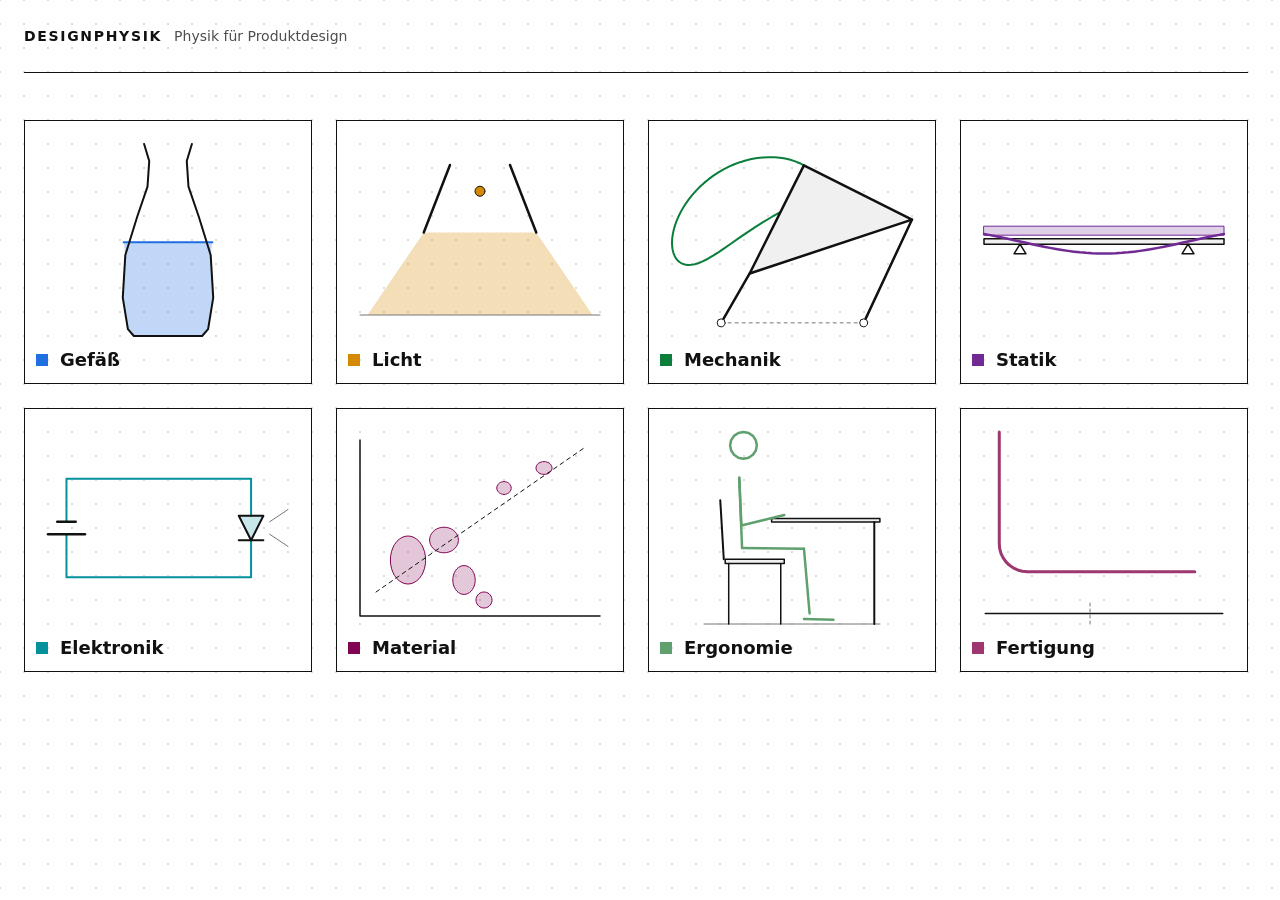
<file: index.html>
<!DOCTYPE html>
<html lang="de">
<head>
<meta charset="utf-8">
<meta name="viewport" content="width=device-width,initial-scale=1">
<title>Designphysik</title>
<link rel="stylesheet" href="shared/style.css">
</head>
<body>
<header><h1>Designphysik <small>Physik für Produktdesign</small></h1></header>
<div class="cards" id="cards"></div>
<script src="shared/util.js"></script>
<script>
$('cards').innerHTML = DP_MODULES.map(m => `
  <a class="card ${m.ready ? '' : 'off'}" href="${m.key}/index.html" title="${m.desc}">
    <canvas data-k="${m.key}" aria-hidden="true"></canvas>
    <h3>${dpMq(m, !m.ready)}${m.name}</h3>
  </a>`).join('');
// Skizzen in mm (dpSketch): Medium in der Familienfarbe
const mir = p => p.map(([x, z]) => [-x, z]).reverse().concat(p);
const SK = {
  gefaess: () => { const p = [[0, 0], [40, 0], [47, 8], [53, 45], [50, 95], [36, 140], [24, 175], [22, 205], [28, 225]], wz = 110;
    const water = mir(p.filter(q => q[1] <= wz).concat([[52, wz]]));
    return [{ p: water, z: true, f: '--water-a', c: null }, { p: [[-52, wz], [52, wz]], c: '--water', w: 2 }, { p: mir(p), w: 2 }]; },
  licht: () => [{ p: [[-150, -110], [150, -110], [300, -330], [-300, -330]], z: true, f: '--light-a', c: null },
    { p: [[-150, -110], [-80, 70]], w: 2.5 }, { p: [[150, -110], [80, 70]], w: 2.5 }, { p: [[-320, -330], [320, -330]], c: '--mut', w: 1 },
    { p: [[0, 0]], r: 5, f: '--light', c: '--ink' }],
  mechanismus: () => { const A0 = [0, 0], B0 = [100, 0], pts = [], cc = []; // Kurbelschwinge 40/120/80/100, Koppelpunkt über der Koppelmitte
    for (let k = 0; k <= 72; k++) { const t = k * Math.PI / 36, A = [40 * Math.cos(t), 40 * Math.sin(t)], dx = B0[0] - A[0], dy = B0[1] - A[1], d = Math.hypot(dx, dy),
      x = (120 * 120 - 80 * 80 + d * d) / (2 * d), h = Math.sqrt(Math.max(0, 120 * 120 - x * x)), B = [A[0] + (x * dx - h * dy) / d, A[1] + (x * dy + h * dx) / d];
      const C = [A[0] + 0.5 * (B[0] - A[0]) - 0.5 * (B[1] - A[1]), A[1] + 0.5 * (B[1] - A[1]) + 0.5 * (B[0] - A[0])]; cc.push(C); if (k === 12) pts.push(A, B, C); }
    const [A, B, C] = pts;
    return [{ p: cc, z: true, c: '--mech', w: 2 }, { p: [A0, A], w: 2.5 }, { p: [A, B, C], z: true, f: '--fill', w: 2.5 }, { p: [B, B0], w: 2.5 }, { p: [A0, B0], c: '--mut', w: 1, dash: [3, 4] }, { p: [A0, B0], r: 4, f: '--bg', c: '--ink' }]; },
  last: () => { const L = 800, w = x => -40 * Math.sin(Math.PI * (x - 120) / 560), xs = Array.from({ length: 41 }, (_, i) => 20 * i);
    return [{ p: [[0, 30], [L, 30], [L, 60], [0, 60]], z: true, f: '--load-a', c: '--load', w: 1 }, { p: [[0, 0], [L, 0], [L, 18], [0, 18]], z: true, f: '--fill', w: 1.5 },
      { p: xs.map(x => [x, 9 + w(x)]), c: '--load', w: 2.5 }, { p: [[120, 0], [100, -32], [140, -32]], z: true, w: 1.5 }, { p: [[680, 0], [660, -32], [700, -32]], z: true, w: 1.5 }]; },
  elektronik: () => [{ p: [[0, 70], [0, 0], [300, 0], [300, 60]], c: '--elec', w: 2 }, { p: [[0, 90], [0, 160], [300, 160], [300, 100]], c: '--elec', w: 2 }, // Batterie links, LED rechts
    { p: [[-30, 70], [30, 70]], w: 2.5 }, { p: [[-15, 90], [15, 90]], w: 2.5 }, { p: [[280, 100], [320, 100], [300, 60]], z: true, f: '--elec-a', w: 2 }, { p: [[280, 60], [320, 60]], w: 2 },
    { p: [[330, 70], [360, 50]], c: '--mut', w: 1 }, { p: [[330, 90], [360, 110]], c: '--mut', w: 1 }],
  material: () => { const el = (x, y, a, b) => ({ p: Array.from({ length: 36 }, (_, i) => [x + a * Math.cos(i * Math.PI / 18), y + b * Math.sin(i * Math.PI / 18)]), z: true, f: '--mat-a', c: '--mat', w: 1 });
    return [{ p: [[0, 220], [0, 0], [300, 0]], w: 1.5 }, el(60, 70, 22, 30), el(105, 95, 18, 16), el(230, 185, 10, 8), el(180, 160, 9, 8), el(130, 45, 14, 18), el(155, 20, 10, 10),
      { p: [[20, 30], [280, 210]], c: '--ink', w: 1, dash: [4, 4] }]; }, // Material-Karte: Familien als Ellipsen, Linie gleicher Eignung
  ergonomie: () => { const head = Array.from({ length: 17 }, (_, i) => [130 + 95 * Math.cos(i * Math.PI / 8), 1270 + 95 * Math.sin(i * Math.PI / 8)]); // sitzende Figur am Tisch
    return [{ p: [[-150, 0], [1100, 0]], c: '--mut', w: 1 }, { p: [[-10, 460], [-35, 880]], w: 2 }, { p: [[0, 430], [420, 430], [420, 460], [0, 460]], z: true, f: '--fill', w: 1.5 },
      { p: [[25, 430], [25, 0]], w: 1.5 }, { p: [[395, 430], [395, 0]], w: 1.5 }, { p: [[330, 725], [1100, 725], [1100, 750], [330, 750]], z: true, f: '--fill', w: 1.5 }, { p: [[1060, 725], [1060, 0]], w: 2 },
      { p: [[120, 540], [560, 535]], c: '--ergo', w: 2.5 }, { p: [[560, 535], [600, 75]], c: '--ergo', w: 2.5 }, { p: [[560, 35], [770, 30]], c: '--ergo', w: 2.5 },
      { p: [[120, 540], [100, 1040]], c: '--ergo', w: 2.5 }, { p: [[100, 1040], [115, 700], [420, 775]], c: '--ergo', w: 2.5 }, { p: head, c: '--ergo', w: 2.5 }]; },
  fertigung: () => { const a = Array.from({ length: 10 }, (_, i) => [60 - 40 * Math.cos(i * Math.PI / 18), 60 - 40 * Math.sin(i * Math.PI / 18)]); // L-Winkel mit Biegeradius, darunter Abwicklung
    return [{ p: [[20, 220], ...a, [300, 20]], c: '--fab', w: 3 }, { p: [[0, -40], [340, -40]], w: 1.5 }, { p: [[150, -25], [150, -55]], c: '--mut', w: 1, dash: [3, 3] }]; }
};
const draw = () => document.querySelectorAll('.card canvas').forEach(c => SK[c.dataset.k] && dpSketch(c, SK[c.dataset.k]()));
draw(); window.addEventListener('resize', draw);
</script>
</body>
</html>
</file>
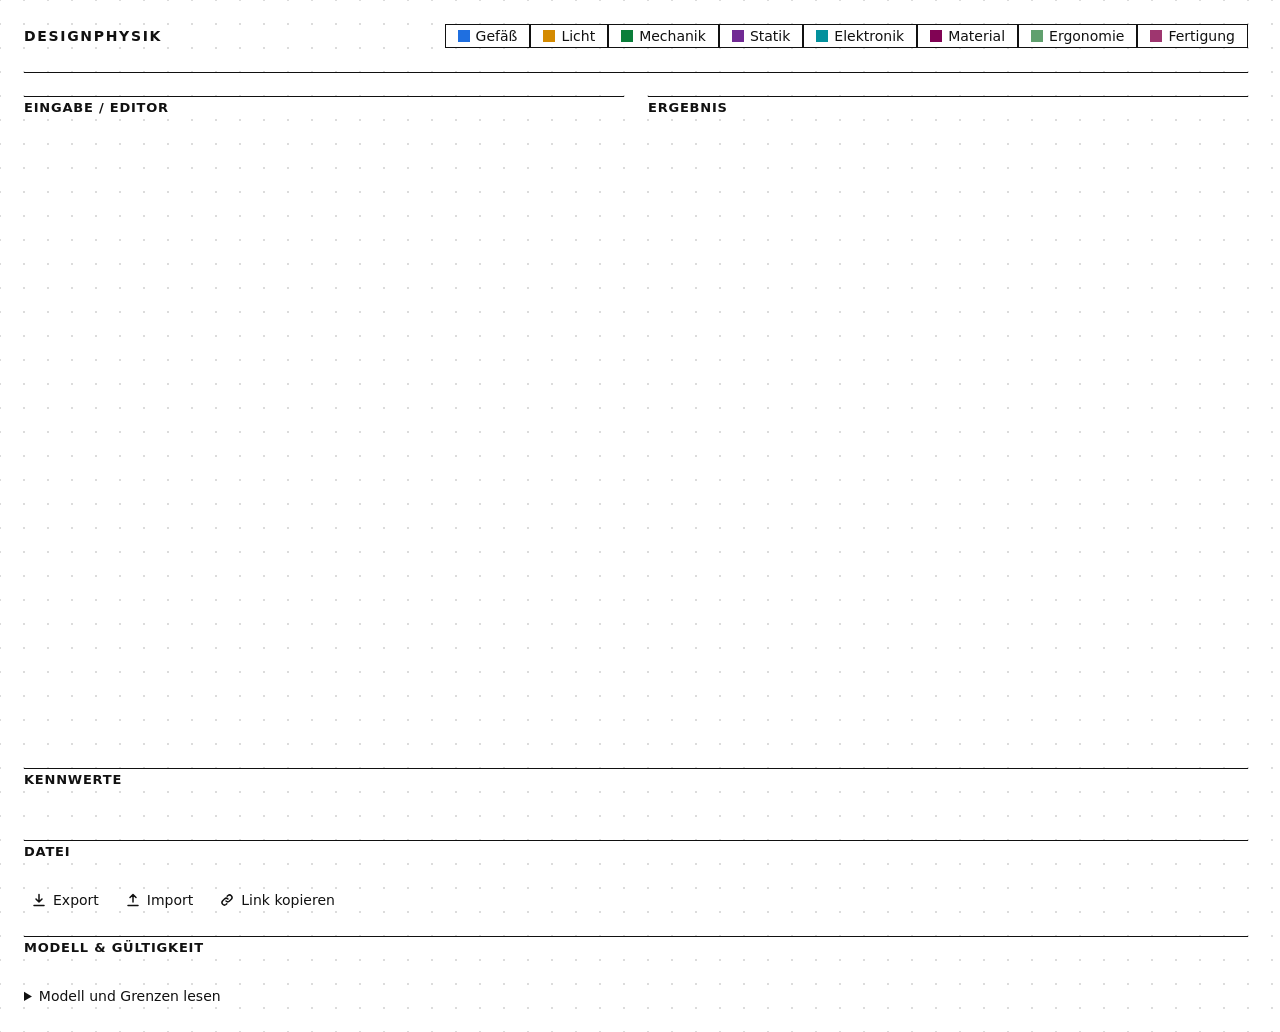
<file: _vorlage/index.html>
<!DOCTYPE html>
<html lang="de">
<head>
<meta charset="utf-8">
<meta name="viewport" content="width=device-width,initial-scale=1">
<title>Designphysik · MODULNAME</title>
<link rel="stylesheet" href="../shared/style.css">
<!-- Farben nur aus shared/style.css: Physik-Familie wählen (--water, --light, --mech, --load), keine eigenen Farben -->
</head>
<body>
<header id="dp-header"></header>
<main>
  <section class="panel">
    <h2>Eingabe / Editor</h2>
    <canvas id="ed" role="img" style="--ar:1;aspect-ratio:1/1"></canvas>
  </section>
  <section class="panel">
    <h2>Ergebnis</h2>
    <canvas id="view" style="--ar:1;aspect-ratio:1/1"></canvas>
  </section>
  <section class="panel wide kpi">
    <h2>Kennwerte</h2>
    <div class="stats" id="stats"></div>
  </section>
  <section class="panel wide">
    <h2>Datei</h2>
    <div class="row"><button id="exp" class="q" data-i="down">Export</button><button id="imp" class="q" data-i="up">Import</button><button id="share" class="q" data-i="link">Link kopieren</button></div>
  </section>
  <section class="panel wide model">
    <h2>Modell &amp; Gültigkeit</h2>
    <details data-k="model"><summary>Modell und Grenzen lesen</summary><div class="txt">
      <h3>Modell</h3><p>Pflicht: Welches Modell? Wie genau? Was ist nicht modelliert? Ab wann Fachplanung?</p>
    </div></details>
  </section>
</main>

<script src="../shared/util.js"></script>
<script src="../shared/chart.js"></script>
<script>
// === CORE START
// Reine Physik: kein DOM, keine globalen UI-Variablen. Wird von test.js in Node geladen.
const Core = (() => {
  function beispiel(x) { return 2 * x; }
  return { beispiel };
})();
if (typeof module !== 'undefined') module.exports = Core;
// === CORE END

// ---- UI ----
const S = {};           // Zustand (Eingaben)
let G = {};             // abgeleitete Größen
function recompute() { /* Core aufrufen, G füllen */ }
function drawAll() { /* Canvas zeichnen mit prep(), chart(); Kennwerte: $('stats').innerHTML = dpStats(dpVerdict(0, 'Satz in Designsprache'), [{ l, v, n, t }], [...]) */ }

dpHeader('MODULKEY'); dpIcons();
recompute(); drawAll();
window.addEventListener('resize', drawAll);
</script>
</body>
</html>
</file>
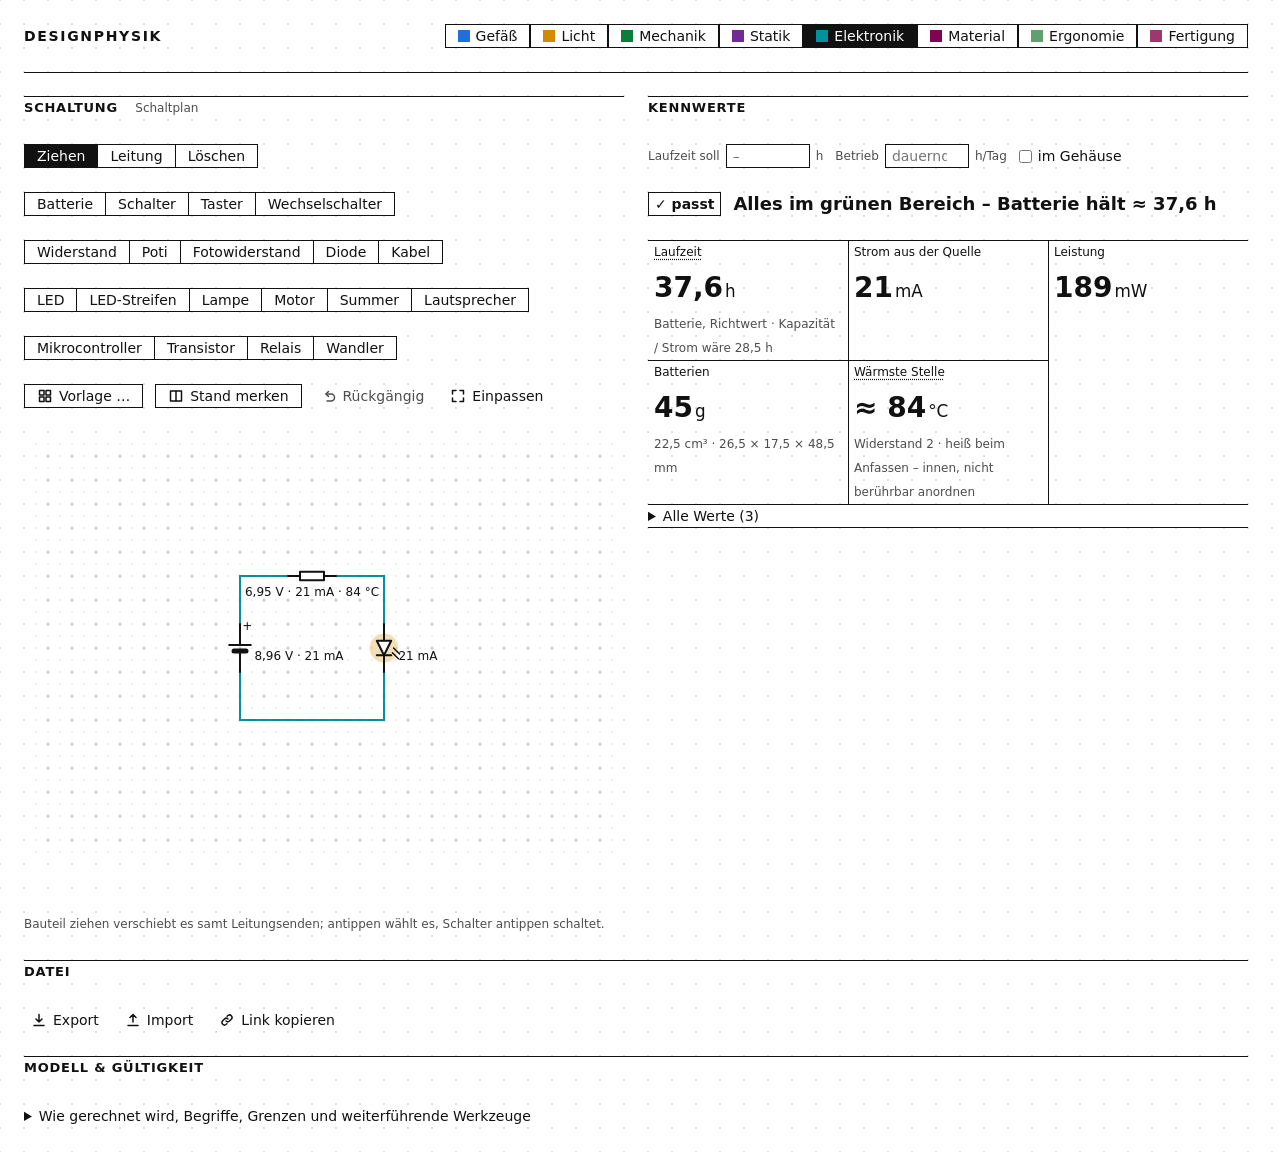
<file: elektronik/index.html>
<!DOCTYPE html>
<html lang="de">
<head>
<meta charset="utf-8">
<meta name="viewport" content="width=device-width,initial-scale=1">
<title>Designphysik · Elektronik</title>
<link rel="stylesheet" href="../shared/style.css">
<!-- Familie Elektrik: Leitungen und Knoten in --elec (Medium wie Wasser/Bahnkurve), Bauteile --ink, Licht von LED/Lampe in --light -->
<style>
#ed{aspect-ratio:4/3;--ar:calc(4/3);touch-action:none}
.sel input[type=number]{width:80px}
.sel b{font-size:14px}
.pair input{width:84px}
</style>
</head>
<body>
<header id="dp-header"></header>
<main>
  <section class="panel">
    <h2>Schaltung <small>Schaltplan</small></h2>
    <div class="row"><span class="seg" id="tools">
      <button data-t="drag" class="on">Ziehen</button><button data-t="wire">Leitung</button><button data-t="del">Löschen</button>
    </span></div>
    <div class="row" id="pal"><span class="seg">
      <button data-t="bat">Batterie</button><button data-t="sw">Schalter</button><button data-t="btn">Taster</button><button data-t="sw3">Wechsel&shy;schalter</button>
    </span><span class="seg">
      <button data-t="r">Widerstand</button><button data-t="pot">Poti</button><button data-t="ldr">Foto&shy;widerstand</button><button data-t="dio">Diode</button><button data-t="cab">Kabel</button>
    </span><span class="seg">
      <button data-t="led">LED</button><button data-t="strip">LED-Streifen</button><button data-t="lamp">Lampe</button><button data-t="mot">Motor</button><button data-t="buz">Summer</button><button data-t="spk">Laut&shy;sprecher</button>
    </span><span class="seg">
      <button data-t="mcu">Mikrocontroller</button><button data-t="tr">Transistor</button><button data-t="rel">Relais</button><button data-t="reg">Wandler</button>
    </span></div>
    <div class="row"><button id="tpl" class="ico"></button><button id="cmp" class="ico"></button><button id="undo" class="q ico" data-i="undo" disabled>Rückgängig</button><button id="fitB" class="q ico" data-i="fit" title="Ganze Schaltung zeigen">Einpassen</button></div>
    <canvas id="ed" role="img"></canvas>
    <div class="row sel" id="selp"></div>
    <p class="note" id="hint"></p>
  </section>
  <section class="panel kpi">
    <h2>Kennwerte</h2>
    <div class="row"><label class="note pair">Laufzeit soll <input type="number" id="soll" min="0" step="1" placeholder="–"> h</label><label class="note pair">Betrieb <input type="number" id="hday" min="0" max="24" step="0.5" placeholder="dauernd"> h/Tag</label><label class="chk"><input type="checkbox" id="encl"> im Gehäuse</label></div>
    <div class="stats" id="stats"></div>
  </section>
  <section class="panel wide">
    <h2>Datei</h2>
    <div class="row">
      <button id="exp" class="q" data-i="down">Export</button><button id="imp" class="q" data-i="up">Import</button><input type="file" id="impF" accept=".json,application/json" hidden>
      <button id="share" class="q" data-i="link">Link kopieren</button><span class="note" id="fileN"></span>
    </div>
  </section>
  <section class="panel wide model">
    <h2>Modell &amp; Gültigkeit</h2>
    <details data-k="model"><summary>Wie gerechnet wird, Begriffe, Grenzen und weiterführende Werkzeuge</summary><div class="txt">
    <h3>Was gerechnet wird</h3><p>Gleichstrom, wenn sich alles eingependelt hat – kein Einschalten, kein Flackern, kein Wechselstrom. An jedem Knotenpunkt wird die Spannung so bestimmt, dass dort so viel Strom hinein- wie hinausfließt (<a href="https://de.wikipedia.org/wiki/Kirchhoffsche_Regeln" target="_blank" rel="noopener">Kirchhoffsche Regeln</a>, <a href="https://de.wikipedia.org/wiki/Ohmsches_Gesetz" target="_blank" rel="noopener">Ohmsches Gesetz</a>). Bauteile wie LEDs, die sich nicht wie einfache Widerstände verhalten, werden schrittweise angenähert (<a href="https://de.wikipedia.org/wiki/Newton-Verfahren" target="_blank" rel="noopener">Newton-Verfahren</a>). Leitungen haben keinen Widerstand. Verbunden ist, was sich einen Rasterpunkt teilt: Leitungsenden, Abzweige und Bauteilanschlüsse, auch mitten auf einer Leitung. Kreuzende Leitungen ohne Punkt sind nicht verbunden.</p>
    <h3>Batterien und Netzteile</h3><p>Jede Zelle hat eine Spannung und einen <a href="https://de.wikipedia.org/wiki/Innenwiderstand" target="_blank" rel="noopener">Innenwiderstand</a>: Je mehr Strom fließt, desto mehr Spannung geht in der Batterie selbst verloren. Zellen in Reihe addieren beides. Kapazität, Innenwiderstand und Dauerstrom sind Richtwerte für neue Zellen bei Raumtemperatur. <i>Laufzeit</i>: Die Zelle wird in Stufen entladen; dabei sinkt ihre Spannung nach einer typischen Entladekurve (Alkali von 1,5 auf 0,9&nbsp;V, Li-Ion von 4,2 auf 3,0&nbsp;V, NiMH fast flach), und bei großem Strom liefert sie weniger Kapazität (Alkali stark, Akkus kaum). Die Laufzeit endet, wenn die Zelle leer ist oder vorher ein Verbraucher ausfällt: Mikrocontroller unter seiner Mindestspannung, Wandler aus der Regelung, LED oder Lampe fast dunkel, Motor kaum noch drehend. Richtwerte für neue Zellen bei Raumtemperatur; Kälte und alte Zellen liefern weniger, der Innenwiderstand steigt beim Entladen (nicht gerechnet). Netzteile: feste Spannung, kleiner Innenwiderstand, Höchststrom.</p>
    <h3>Bauteile</h3><p><i><a href="https://de.wikipedia.org/wiki/Leuchtdiode" target="_blank" rel="noopener">LED</a></i>: leuchtet erst ab einer bestimmten Spannung, darüber steigt der Strom steil an – deshalb braucht sie einen <a href="https://de.wikipedia.org/wiki/Vorwiderstand" target="_blank" rel="noopener">Vorwiderstand</a>. 5-mm-LED: 20&nbsp;mA normal, 30&nbsp;mA Grenze; Helligkeit ≈ Strom / Nennstrom. <i>Glühlampe</i>: Der heiße Faden leitet schlechter; das Licht hängt stark von der Spannung ab (10&nbsp;% weniger Spannung ≈ 30&nbsp;% weniger Licht). <i>Motor</i> mit gleichbleibender Last (Rad, Getriebe): Er zieht etwa seinen Laufstrom, egal bei welcher Spannung; die Drehzahl steigt mit der Spannung (<a href="https://de.wikipedia.org/wiki/Gleichstrommaschine" target="_blank" rel="noopener">Gleichstrommotor</a>). Reicht die Spannung nicht gegen die Last, bleibt er stehen und zieht Anlaufstrom. Lüfter, deren Last mit der Drehzahl wächst, ziehen bei weniger Spannung etwas weniger Strom als hier gerechnet. <i>Kabel</i>: Kupfer; der Widerstand steigt mit der Länge und sinkt mit dem Querschnitt (0,0175&nbsp;Ω·mm²/m). <i>Schalter</i>: 0,01&nbsp;Ω, wenn geschlossen.</p>
    <h3>Weitere Bauteile</h3><p><i>Taster</i>: wie ein Schalter, im Ruhezustand immer offen. <i>Wechselschalter</i>: verbindet den gemeinsamen Anschluss mit A oder B (Treppenhaus-Schaltung). <i>Poti</i> als einstellbarer Vorwiderstand (Schleifer 0,5 Ω); die Leistung sitzt im genutzten Teil der Bahn, darum sinkt die zulässige Leistung mit der Stellung. <i>Fotowiderstand</i> (Typ GL5528): ≈ 15 kΩ bei 10 lx, R ∝ Beleuchtungsstärke^−0,7, höchstens 1 MΩ. <i>Diode</i>: Kennlinie wie die LED (1N4007 1 V, Schottky 1N5819 0,45 V bei 1 A), Sperrspannung. <i>LED-Streifen</i>: Segmente aus LEDs in Reihe mit Vorwiderstand (12 V: 3 LEDs, 20 Segmente/m, 4,8 W/m), darum fällt die Helligkeit unter Nennspannung schnell. <i>Summer</i> (aktiv, Gleichspannung): wie ein Widerstand Nennspannung/Strom. <i>Lautsprecher</i> mit Verstärker: mittlere Leistung bei Musik (leise 1/30, mittel 1/8, laut 1/3 der Nennleistung, Verstärker 85 %, 10 mA Ruhe), Spitzen mit voller Nennleistung; kein Ton, keine Wechselspannung. <i>Relais</i>: Spule als Widerstand, Kontakt schließt ab 75 % der Spulenspannung. <i>Freilaufdiode</i>: schaltet ein Transistor oder Pin ein Relais oder einen Motor, braucht die Spule eine Diode in Sperrrichtung parallel – sonst Hinweis (die Spannungsspitze selbst wird nicht gerechnet).</p>
    <h3>Betrieb und Ruhe</h3><p>„Betrieb h/Tag“: so lange läuft die Schaltung wie gezeichnet, den Rest des Tages im Ruhezustand – alle Schalter offen, Mikrocontroller im tiefsten Schlafmodus, Pins aus. Auch schlafend ziehen Entwicklungsplatinen Strom (Spannungsregler, USB-Chip, LED): Arduino Uno ≈ 35&nbsp;mA, Nano ≈ 7&nbsp;mA, ESP32 DevKit ≈ 10&nbsp;mA, Pico ≈ 2&nbsp;mA; der Raspberry Pi hat keinen Schlafmodus. Die <a href="https://de.wikipedia.org/wiki/Selbstentladung" target="_blank" rel="noopener">Selbstentladung</a> zählt als zusätzlicher kleiner Strom – bei Monaten Laufzeit wichtig: NiMH-Akkus verlieren ≈ 20&nbsp;% pro Monat, Li-Ion ≈ 3&nbsp;%, Alkali und Lithium ≈ 2&nbsp;% pro Jahr (Richtwerte). Powerbanks schalten bei kleinem Strom (je nach Gerät unter 50–200&nbsp;mA) oft von selbst ab. Alterung nicht gerechnet.</p>
    <h3>Erwärmung</h3><p>Was an <a href="https://de.wikipedia.org/wiki/Elektrische_Leistung" target="_blank" rel="noopener">Leistung</a> im Bauteil verloren geht, wird Wärme. Temperatur = 25&nbsp;°C + Verlustleistung × <a href="https://de.wikipedia.org/wiki/Wärmewiderstand" target="_blank" rel="noopener">Wärmewiderstand</a> (wie gut das Bauteil Wärme an die Luft abgibt, ohne Kühlkörper; K/W = Grad mehr je Watt). Widerstand: +100&nbsp;°C bei voller Nennleistung; Gehäuse TO-220 (7805 50, MOSFET 62&nbsp;K/W), SOT-223 (AMS1117) ≈ 90&nbsp;K/W, TO-92 (BC547, 2N2222) ≈ 200&nbsp;K/W, Wandlermodul ≈ 40&nbsp;K/W, 5-mm-LED ≈ 300&nbsp;K/W, 1-W-LED auf Sternplatine ohne Kühlkörper ≈ 50&nbsp;K/W (ganze Leistung als Wärme, sichere Seite; über 100&nbsp;°C Hinweis „Kühlfläche“). Richtwerte für freie Luft; „im Gehäuse“ rechnet mit 20&nbsp;K wärmerer Umgebung (Richtwert, belüftete Gehäuse weniger). Ab 60&nbsp;°C heiß beim Anfassen (Metall wenige Sekunden, <a href="https://de.wikipedia.org/wiki/Verbrennung_(Medizin)" target="_blank" rel="noopener">Verbrennungsgefahr</a>, EN ISO 13732-1), über 85&nbsp;°C markiert (zu heiß für Kunststoffgehäuse).</p>
    <h3>Mikrocontroller, Wandler, Transistor</h3><p><i><a href="https://de.wikipedia.org/wiki/Mikrocontroller" target="_blank" rel="noopener">Mikrocontroller</a></i> (Arduino, ESP32, Pico, Raspberry Pi) als Block: mittlerer Stromverbrauch; Lastspitzen (ESP32 WLAN ≈ 350&nbsp;mA, Raspberry Pi 4/5 ≈ 1,2/1,6&nbsp;A, Zero 2 W ≈ 350&nbsp;mA; Richtwerte) werden geprüft, ob die Spannung dabei unter die Mindestspannung fällt, erlaubte Spannung an jedem Anschluss, ein Ausgangspin als kleine Spannungsquelle (5 bzw. 3,3&nbsp;V), deren Strom aus der Versorgung kommt. Antippen schaltet den Pin. Kein Programm, keine Abläufe. <i>Linearregler</i> (<a href="https://de.wikipedia.org/wiki/Spannungsregler" target="_blank" rel="noopener">Spannungsregler</a>): macht aus einer höheren eine feste niedrigere Spannung und braucht dafür etwas Abstand („Dropout“); überschüssige Spannung × Strom wird Wärme. <i>Step-down/Step-up-Wandler</i>: setzen die Spannung mit wenig Verlust herab bzw. hinauf (fester Wirkungsgrad). <i><a href="https://de.wikipedia.org/wiki/Metall-Oxid-Halbleiter-Feldeffekttransistor" target="_blank" rel="noopener">MOSFET</a></i>: elektronischer Schalter, der leitet, sobald die Steuerspannung am Gate hoch genug ist; Standardtypen brauchen ≈ 10&nbsp;V, „Logic-Level“-Typen schalten schon mit 3,3–5&nbsp;V vom Mikrocontroller. <i>NPN-Transistor</i> (<a href="https://de.wikipedia.org/wiki/Bipolartransistor" target="_blank" rel="noopener">Bipolartransistor</a>): Ein kleiner Steuerstrom an der Basis lässt einen größeren Strom durch die Last fließen, höchstens so viel, wie die Last zulässt. Grenzwerte ohne Kühlkörper (Richtwerte).</p>
    <h3>Urteil</h3><p>Kritisch: Batterie über Dauerstrom oder Kurzschluss (Spannung bricht auf unter die Hälfte ein), LED über Grenzstrom, Widerstand über Nennleistung, Lampe über 110&nbsp;% und Motor über 150&nbsp;% der Nennspannung, Kabel über 15&nbsp;A/mm², Laufzeit unter halbem Soll, Mikrocontroller außerhalb seines Spannungsbereichs oder Pin über Grenzstrom, Wandler über Grenzstrom oder Eingangsspannung, Linearregler zu heiß, Transistor über Grenzstrom oder zu heiß. Knapp: Batterie über 80&nbsp;% des Dauerstroms oder Spannung bricht um mehr als 15&nbsp;% ein, Anlaufstrom über Dauerstrom, LED über 120&nbsp;% Nennstrom, falsch herum oder fast dunkel, Widerstand über 70&nbsp;% der Nennleistung, Lampe unter 90&nbsp;% der Nennspannung (≈ 70&nbsp;% Licht), Motor unter 50&nbsp;% bzw. über 120&nbsp;%, Kabel über 8&nbsp;A/mm² oder mehr als 10&nbsp;% Spannungsverlust, Laufzeit unter Soll, offener Anschluss, Pin über empfohlenem Strom, Linearregler über 60&nbsp;% der zulässigen Verlustleistung, Wandler-Ausgang unter 95&nbsp;% (Eingangsspannung zu niedrig), Transistor über 50&nbsp;% der zulässigen Verlustleistung, MOSFET oder NPN nicht ganz durchgeschaltet, MOSFET-Gate unter der Spannung, für die das Datenblatt den Widerstand garantiert (IRLZ44N ab 4&nbsp;V, IRF540N ab 10&nbsp;V – an 3,3-V-Boards einen MOSFET mit Angabe bei 2,5&nbsp;V wählen), Spannungseinbruch bei Lastspitzen, LED über 100&nbsp;°C, Powerbank unter Mindeststrom, Motor steht.</p>
    <h3>Nicht enthalten</h3><p>230-V-Netzspannung und Transformatoren (nur für Elektrofachkräfte; hier nur Netzteile mit Kleinspannung am Ausgang) · Programmcode ausführen · Platinen · Kondensatoren, Spulen und zeitliche Verläufe · Belastbarkeit von Schaltern und Steckern, Temperatur und Alterung der Zellen. Werkzeuge dafür unten.</p>
    <h3>Bedienung</h3><p>Bauteil wählen und auf einen Rasterpunkt tippen. Leitung: von Punkt zu Punkt ziehen oder Punkte nacheinander antippen (denselben Punkt erneut antippen oder Esc beendet). Ziehen verschiebt Bauteile samt angeschlossenen Leitungsenden; Schalter, Taster und Wechselschalter antippen schaltet. Wird ein Bauteil auf eine Leitung gesetzt, wird es eingefügt: Die Leitung wird an seinen Anschlüssen aufgetrennt. Ausgewähltes Bauteil: Werte in der Zeile unter dem Plan, „Drehen“ bzw. Taste R, Entf löscht.</p>
    <h3></h3><p><h3>Weiterführende Werkzeuge</h3><p><a href="https://wokwi.com/" target="_blank" rel="noopener">Wokwi</a> – Arduino, ESP32 und Pico mit echtem Programm im Browser simulieren<br><a href="https://www.tinkercad.com/circuits" target="_blank" rel="noopener">Tinkercad Circuits</a> – Steckbrett und Arduino im Browser, sehr einsteigerfreundlich<br><a href="https://www.falstad.com/circuit/" target="_blank" rel="noopener">Falstad Circuit Simulator</a> – Schaltungen mit Kondensatoren, Spulen und Zeitverlauf; Strom wird animiert<br><a href="https://fritzing.org/" target="_blank" rel="noopener">Fritzing</a> – Steckbrett-Aufbau dokumentieren und daraus eine Platine machen<br><a href="https://www.kicad.org/" target="_blank" rel="noopener">KiCad</a> – kostenlos: Schaltplan und Platine professionell</p></p>
    </div></details>
  </section>
</main>

<script src="../shared/util.js"></script>
<script src="../shared/chart.js"></script>
<script>
// === CORE START
// Gleichstrom stationär: Knotenanalyse mit Newton (LED, Glühlampe nichtlinear). Kein DOM.
// Modell m: {parts:[{t, x, y, r, …Parameter}], wires:[[x1,y1,x2,y2]], soll?}  – Rasterpunkte; Anschlüsse in Bauteil-Koordinaten (TERMS), um r·90° gedreht (0 → +x, 1 → +y, …).
// Zweipole: a bei (x,y), b zwei Punkte weiter. Transistor: Gate/Basis, Drain/Kollektor, Source/Emitter. Wandler: Ein, Aus, Masse. Mikrocontroller: Versorgung +, Masse, Ausgangspin.
// Einheiten: V, A, Ω, W, mAh, h, g, cm³; Kabel m und mm².
const Core = (() => {
  // Zellen und Netzteile, Richtwerte je Zelle (Datenblätter Energizer, Varta, Panasonic, typisch): U Leerlauf/nominal, Ri Innenwiderstand, C Kapazität bei kleinem Strom, Imax Dauerstrom
  // Entladung (Richtwerte nach typischen Datenblattkurven): dis = Spannung / U über dem entnommenen Anteil q; Kapazität sinkt oberhalb I0 mit (I0/I)^k;
  //   AA-Alkali angepasst an Messungen (PowerStream): ≈ 2,1–2,2 Ah bei 100 mA, 0,8–1,2 Ah bei 1 A → I0 50 mA, k 0,31;
  //   9 V: 595–625 mAh bei 25 mA (Energizer 522); CR2032: 220–225 mAh, 3 mA Dauerstrom, 20 Ω bei 1 kHz (Duracell, Murata);
  // sd = Selbstentladung je Stunde (Anteil von C: Alkali/Lithium ≈ 2 %/Jahr, NiMH ≈ 20 %/Monat, Li-Ion ≈ 3 %/Monat)
  const ALK = [[0, 1.03], [0.1, 0.92], [0.5, 0.81], [0.8, 0.75], [0.95, 0.68], [1, 0.6]], LIION = [[0, 1.12], [0.1, 1.07], [0.3, 1.03], [0.5, 1], [0.8, 0.96], [0.95, 0.89], [1, 0.81]];
  const CELLS = {
    aa:    { n: 'AA Alkali',      U: 1.5,  Ri: 0.15, C: 2500, Imax: 1,     g: 23,  vol: 8.3,  dim: 'Ø 14,5 × 50,5 mm', dis: ALK, I0: 0.05, k: 0.31, sd: 0.02 / 8760 },
    aanimh:{ n: 'AA NiMH-Akku',   U: 1.2,  Ri: 0.03, C: 2000, Imax: 4,     g: 27,  vol: 8.3,  dim: 'Ø 14,5 × 50,5 mm', dis: [[0, 1.12], [0.1, 1.04], [0.5, 1], [0.8, 0.96], [0.95, 0.88], [1, 0.8]], I0: 0.2, k: 0.03, sd: 0.2 / 730 },
    aaa:   { n: 'AAA Alkali',     U: 1.5,  Ri: 0.25, C: 1100, Imax: 0.5,   g: 11.5,vol: 3.9,  dim: 'Ø 10,5 × 44,5 mm', dis: ALK, I0: 0.02, k: 0.31, sd: 0.02 / 8760 },
    e9v:   { n: '9-V-Block',      U: 9,    Ri: 1.7,  C: 600,  Imax: 0.3,   g: 45,  vol: 22.5, dim: '26,5 × 17,5 × 48,5 mm', dis: ALK, I0: 0.025, k: 0.25, sd: 0.02 / 8760 },
    cr2032:{ n: 'Knopfzelle CR2032', U: 3, Ri: 20,   C: 225,  Imax: 0.003, g: 3,   vol: 1.0,  dim: 'Ø 20 × 3,2 mm', dis: [[0, 1], [0.1, 0.98], [0.5, 0.95], [0.8, 0.92], [0.95, 0.83], [1, 0.67]], I0: 0.0002, k: 0.15, sd: 0.01 / 8760 },
    li18650:{ n: 'Li-Ion 18650',  U: 3.7,  Ri: 0.05, C: 3000, Imax: 5,     g: 46,  vol: 17.3, dim: 'Ø 18,4 × 65 mm', dis: LIION, I0: 0.6, k: 0.03, sd: 0.03 / 730 },
    lipo:  { n: 'LiPo 1000 mAh',  U: 3.7,  Ri: 0.1,  C: 1000, Imax: 2,     g: 20,  vol: 9.0,  dim: '50 × 30 × 6 mm', dis: LIION, I0: 0.2, k: 0.03, sd: 0.03 / 730 },
    usb:   { n: 'USB 5 V (2 A)',  U: 5,    Ri: 0.1,  C: 0,    Imax: 2,     g: 0,   vol: 0 },
    psu12: { n: 'Netzteil 12 V (2 A)', U: 12, Ri: 0.1, C: 0,  Imax: 2,     g: 0,   vol: 0 },
    psu24: { n: 'Netzteil 24 V (2,5 A)', U: 24, Ri: 0.1, C: 0, Imax: 2.5,  g: 0,   vol: 0 },
    pbank: { n: 'Powerbank 10 000 mAh', U: 5, Ri: 0.15, C: 6300, Imax: 2.4, g: 200, vol: 110, dim: '140 × 70 × 15 mm', dis: [[0, 1], [1, 1]], I0: 1, k: 0, sd: 0.03 / 730, Imin: 0.1 } // C: 10 000 mAh bei 3,7 V → ≈ 6300 mAh bei 5 V (85 % Wandler); geregelt; Imin: schaltet darunter oft ab (Berichte 50–200 mA; typ. 50–100 mA)
  };
  // Mikrocontroller-Boards (Richtwerte aus Datenblättern/Foren, typisch): Versorgung Vmin…Vmax am Pin vp, Aufnahme I0 (Mittel, ohne Pinstrom),
  // Ausgangspin: Pegel Vio, Innenwiderstand Ri, empfohlener Strom In, Grenze Imax; Isl Ruhestrom der ganzen Platine im tiefsten Schlafmodus (Spannungsregler,
  // USB-Chip und LED laufen weiter – darum weit über dem Chip-Wert; Raspberry Pi: kein Schlafmodus); Ipk Lastspitze (WLAN senden, Rechenlast):
  // ESP32 ≈ 350 mA gemessen, Espressif empfiehlt ≥ 500 mA Versorgung; Pi 4 0,54 A Leerlauf / 1,28 A Volllast (PiDramble); Pi 5 bis 8,8 W ≈ 1,8 A; Zero 2 W 0,12 A / 1,2 W
  const BOARDS = {
    uno:   { n: 'Arduino Uno R3', s: 'Uno', vp: 'VIN', Vmin: 7, Vmax: 12, I0: 0.05, Vio: 5, Ri: 25, In: 0.02, Imax: 0.04, Isl: 0.035 },
    uno5:  { n: 'Arduino Uno (5-V-Pin/USB)', s: 'Uno', vp: '5V', Vmin: 4.75, Vmax: 5.25, I0: 0.045, Vio: 5, Ri: 25, In: 0.02, Imax: 0.04, Isl: 0.03 },
    nano:  { n: 'Arduino Nano', s: 'Nano', vp: 'VIN', Vmin: 7, Vmax: 12, I0: 0.02, Vio: 5, Ri: 25, In: 0.02, Imax: 0.04, Isl: 0.007 },
    esp32: { n: 'ESP32 DevKit (WLAN an)', s: 'ESP32', vp: '5V', Vmin: 4.5, Vmax: 6, I0: 0.1, Vio: 3.3, Ri: 30, In: 0.02, Imax: 0.04, Isl: 0.01, Ipk: 0.35 },
    pico:  { n: 'Raspberry Pi Pico', s: 'Pico', vp: 'VSYS', Vmin: 1.8, Vmax: 5.5, I0: 0.025, Vio: 3.3, Ri: 40, In: 0.008, Imax: 0.012, Isl: 0.002 },
    pi4:   { n: 'Raspberry Pi 4', s: 'Pi 4', vp: '5V', Vmin: 4.75, Vmax: 5.25, I0: 0.6, Vio: 3.3, Ri: 40, In: 0.008, Imax: 0.016, Isl: 0.6, Ipk: 1.3 },
    pi5:   { n: 'Raspberry Pi 5', s: 'Pi 5', vp: '5V', Vmin: 4.75, Vmax: 5.25, I0: 0.7, Vio: 3.3, Ri: 40, In: 0.008, Imax: 0.016, Isl: 0.7, Ipk: 1.8 },
    piz:   { n: 'Raspberry Pi Zero 2 W', s: 'Zero', vp: '5V', Vmin: 4.75, Vmax: 5.25, I0: 0.12, Vio: 3.3, Ri: 40, In: 0.008, Imax: 0.016, Isl: 0.12, Ipk: 0.3 }
  };
  // Spannungswandler: lin = Linearregler (Verlust (Uein − Uaus)·I), buck = Step-down, boost = Step-up (Wirkungsgrad eta); drop Mindestabstand Ein–Aus, Iq Eigenverbrauch
  const REGS = {
    ams33: { n: 'Linearregler 3,3 V (AMS1117)', k: 'lin', Vset: 3.3, drop: 1.1, Iq: 0.005, Imax: 0.8, Pmax: 1, Vimax: 15, Rth: 90 },
    l7805: { n: 'Linearregler 5 V (7805)', k: 'lin', Vset: 5, drop: 2, Iq: 0.005, Imax: 1, Pmax: 2, Vimax: 35, Rth: 50 },
    buck5: { n: 'Step-down 5 V (3 A, 90 %)', k: 'buck', Vset: 5, drop: 1, Iq: 0.003, eta: 0.9, Imax: 3, Vimax: 28, Rth: 40 },
    buck33:{ n: 'Step-down 3,3 V (3 A, 88 %)', k: 'buck', Vset: 3.3, drop: 1, Iq: 0.003, eta: 0.88, Imax: 3, Vimax: 28, Rth: 40 },
    boost5:{ n: 'Step-up 5 V (1 A, 85 %)', k: 'boost', Vset: 5, Vstart: 0.9, Iq: 0.005, eta: 0.85, Imax: 1, Iinmax: 2.5, Vimax: 5, Rth: 40 }
  };
  // Rth: Wärmewiderstand zur Luft ohne Kühlkörper [K/W] (7805 TO-220 50 nach ST, IRLZ44N TO-220 62 nach Infineon, AMS1117 SOT-223 ≈ 90, TO-92 ≈ 200, Wandlermodul ≈ 40)
  // Transistoren als Schalter: mos = N-MOSFET (Ron, Schaltschwelle Vm ± w, Vspec = kleinste Gate-Spannung, für die das Datenblatt Ron garantiert), npn = Bipolar (Stromverstärkung beta); Grenzen ohne Kühlkörper
  const TRANS = {
    irlz:  { n: 'MOSFET Logik-Pegel (IRLZ44N)', k: 'mos', Ron: 0.025, Vm: 2.0, w: 0.25, Vspec: 4, Imax: 10, Pmax: 1.5, Rth: 62 },
    irf:   { n: 'MOSFET Standard (IRF540N)', k: 'mos', Ron: 0.044, Vm: 4.5, w: 0.4, Vspec: 10, Imax: 10, Pmax: 1.5, Rth: 62 },
    bc547: { n: 'NPN klein (BC547)', k: 'npn', beta: 200, Imax: 0.1, Pmax: 0.5, Rth: 200 },
    n2222: { n: 'NPN (2N2222)', k: 'npn', beta: 100, Imax: 0.6, Pmax: 0.5, Rth: 200 }
  };
  const BE = { Vf: 0.65, In: 1e-3, Rs: 10, nvt: 0.026 }; // Basis-Emitter-Diode: 0,65 V bei 1 mA
  // Dioden: Flussspannung Vf beim Nennstrom In (Datenblatt typisch), Sperrspannung VR
  const DIODES = {
    n4007: { n: '1N4007 (Gleichrichter)', Vf: 1.0, In: 1, Imax: 1, Rs: 0.03, nvt: 0.05, VR: 1000 },
    s5819: { n: '1N5819 (Schottky)', Vf: 0.45, In: 1, Imax: 1, Rs: 0.05, nvt: 0.035, VR: 40 }
  };
  // LED-Streifen: je Segment Vk (LEDs in Reihe) + Vorwiderstand, 20 mA bei Nennspannung; seg Segmente je Meter
  const STRIPS = {
    s12: { n: 'LED-Streifen 12 V (4,8 W/m)', Un: 12, Vk: 9, seg: 20, Is: 0.02 },
    s24: { n: 'LED-Streifen 24 V (4,8 W/m)', Un: 24, Vk: 18, seg: 10, Is: 0.02 }
  };
  // Relais: Spule Un, Spulenstrom Ic; zieht ab 75 % Un an; Kontakt (Schließer) bis Imax
  const RELAYS = {
    r5: { n: 'Relais 5 V (Spule 70 mA)', Un: 5, Ic: 0.07, Imax: 10 },
    r12: { n: 'Relais 12 V (Spule 30 mA)', Un: 12, Ic: 0.03, Imax: 10 }
  };
  const VOL = { leise: 1 / 30, mittel: 1 / 8, laut: 1 / 3 }; // mittlere Leistung / Nennleistung bei Musik (Richtwert)
  const ldrR = lx => Math.min(1e6, 15e3 * Math.pow(Math.max(lx, 0.01) / 10, -0.7)); // Fotowiderstand GL5528: ≈ 15 kΩ bei 10 lx
  const strip = p => { const S = STRIPS[p.st] || STRIPS.s12, N = Math.max(p.len, 0.01) * S.seg; return { S, N, L: { Vf: S.Un, In: N * S.Is, Rs: (S.Un - S.Vk) / S.Is / N, nvt: 0.06 * S.Vk / 3 } }; };
  const potR = p => p.R * p.pos / 100 + 0.5; // Schleifer 0,5 Ω
  // LEDs: Flussspannung Vf beim Nennstrom In, Grenze Imax, Bahnwiderstand Rs (5-mm-Standard; Power-LED 1 W)
  // Rth: Sperrschicht → Luft [K/W] (5 mm bedrahtet ≈ 300; 1-W-LED auf Sternplatine ohne Kühlkörper ≈ 50; Richtwerte), Tmax Sperrschicht
  const LEDS = {
    rot:  { n: 'rot',   Vf: 2.0, In: 0.02, Imax: 0.03, Rs: 10, Rth: 300 },
    gelb: { n: 'gelb',  Vf: 2.1, In: 0.02, Imax: 0.03, Rs: 10, Rth: 300 },
    gruen:{ n: 'grün',  Vf: 3.0, In: 0.02, Imax: 0.03, Rs: 10, Rth: 300 },
    blau: { n: 'blau',  Vf: 3.1, In: 0.02, Imax: 0.03, Rs: 10, Rth: 300 },
    weiss:{ n: 'weiß',  Vf: 3.1, In: 0.02, Imax: 0.03, Rs: 10, Rth: 300 },
    w1:   { n: 'weiß 1 W', Vf: 3.2, In: 0.35, Imax: 0.5, Rs: 1, Rth: 50 }
  };
  const NVT = 0.06;       // n·U_T der LED-Kennlinie: ≈ 0,14 V je Dekade Strom
  const RHO_CU = 0.0175;  // Ω·mm²/m
  const T_AMB = 25, T_ENC = 20; // °C Umgebung für die Erwärmung; im geschlossenen Gehäuse ≈ 20 K wärmer (Richtwert)
  const T_TOUCH = 60;     // °C: darüber heiß beim Anfassen (EN ISO 13732-1, Metall: 0,5 s ≈ 67–73 °C, 1 min 51 °C; 60 °C ≈ wenige Sekunden)
  const R_SW = 0.01;      // Schalter geschlossen (Kontaktwiderstand)
  const GMIN = 1e-12;     // S je Knoten nach Masse: nur über Sperrstrecken verbundene Knoten bleiben bestimmt
  const LAMP_EXP = 0.6;   // Glühlampe: I ∝ U^0,6 (Wolfram, warmer Faden)
  const DIR = [[1, 0], [0, 1], [-1, 0], [0, -1]];

  const TERMS = { tr: [[0, 0], [2, -1], [2, 1]], reg: [[0, 0], [4, 0], [2, 2]], mcu: [[0, 0], [0, 2], [4, 1]], sw3: [[0, 0], [2, -1], [2, 1]], rel: [[0, 0], [0, 2], [2, 0], [2, 2]] }, T2 = [[0, 0], [2, 0]];
  // Punkt (u, v) in Bauteil-Koordinaten → Raster (auch für Zeichnen mit Bruchteilen)
  const place = (p, [u, v]) => { const [c, s] = DIR[((p.r | 0) % 4 + 4) % 4]; return [p.x + u * c - v * s, p.y + u * s + v * c]; };
  const term = p => (TERMS[p.t] || T2).map(q => place(p, q));
  const cell = p => { const c = CELLS[p.cell] || CELLS.aa, n = c.C ? Math.max(1, p.n | 0) : 1; return { ...c, U: c.U * n, Ri: c.Ri * n, g: c.g * n, vol: c.vol * n, cnt: n }; };
  const led = p => LEDS[p.col] || LEDS.rot;
  // Spannungsanteil der Zelle beim entnommenen Anteil q (lineare Interpolation der Entladekurve)
  const disU = (c, q) => { const d = c.dis || [[0, 1], [1, 1]]; for (let i = 1; i < d.length; i++) if (q <= d[i][0]) return d[i - 1][1] + (d[i][1] - d[i - 1][1]) * (q - d[i - 1][0]) / (d[i][0] - d[i - 1][0]); return d[d.length - 1][1]; };
  const capAt = (c, I) => c.C / 1000 * (I > c.I0 ? Math.pow(c.I0 / I, c.k) : 1); // Ah bei Entladestrom I

  // Kennlinien: I(v) und dI/dv
  // LED: v = I·Rs + NVT·ln(1 + I/Is), Is so, dass I(Vf) = In; I(v) per Bisektion (monoton), wächst höchstens linear → Newton ohne Spannungsbegrenzung stabil
  const ledIs = L => L.In / Math.expm1((L.Vf - L.In * L.Rs) / (L.nvt || NVT));
  function ledIV(L, v) {
    const Is = ledIs(L), nv = L.nvt || NVT;
    if (v <= 0) { const e = Math.exp(v / nv); return [Is * (e - 1), Is * e / nv]; }
    let lo = 0, hi = v / L.Rs;
    for (let k = 0; k < 90; k++) { const I = (lo + hi) / 2; (I * L.Rs + nv * Math.log1p(I / Is) > v ? hi = I : lo = I); }
    const I = (lo + hi) / 2; return [I, 1 / (L.Rs + nv / (I + Is))];
  }
  // Glatte Hilfsfunktionen (Newton braucht stetige Ableitungen)
  const sig = x => 1 / (1 + Math.exp(-x));
  const th = x => x > 0 ? Math.tanh(x) : x; // Eigenverbrauch: sättigt nur positiv – sonst hängt ein Knoten flach und Newton läuft weg
  const smin = (a, b, e = 1e-3) => (a + b - Math.hypot(a - b, e)) / 2, smax = (a, b, e = 1e-3) => (a + b + Math.hypot(a - b, e)) / 2;
  // Mehrpole: f(Anschlussspannungen) → Ströme in das Bauteil hinein je Anschluss (Summe 0)
  function mcuF(B, hi) { return V => { const Vs = V[0] - V[1], Ib = B.I0 * th(Vs / 0.3), Vp = V[2] - V[1];
    if (hi) { const Io = (smax(smin(B.Vio, Vs - 0.2), 0) - Vp) / B.Ri; return [Ib + Io, -Ib, -Io]; } // Pinstrom kommt aus der Versorgung
    const Io = -Vp / B.Ri; return [Ib, -Ib + Io, -Io]; }; }
  function regF(R) { return V => { const Vi = V[0] - V[2], Vo = V[1] - V[2];
    const Vt = R.k === 'boost' ? smax(R.Vset * sig((Vi - R.Vstart) / 0.05), Vi - 0.4) : smax(smin(R.Vset, Vi - R.drop), 0);
    const x = (Vt - Vo) / 0.05, Io = x > 0 ? x * x / (x + 1e-4) : 0, q = R.Iq * th(Vi / 0.3); // Ausgang 0,05 Ω, speist nicht zurück; Io(0) = 0 exakt (sonst Strom aus dem Nichts)
    const Iin = R.k === 'lin' ? Io + q : Vo * Io / (R.eta * smax(Vi, 0.5)) + q;
    return [Iin, -Io, Io - Iin]; }; }
  // Wechselschalter: gemeinsamer Anschluss an A oder B
  function sw3F(pos) { return V => { const k = pos === 'b' ? 2 : 1, I = (V[0] - V[k]) / R_SW, o = [I, 0, 0]; o[k] = -I; return o; }; }
  // Relais: Spule (Widerstand Un/Ic), Kontakt schließt ab 75 % Un (weicher Übergang)
  function relF(Rl) { return V => { const Uc = V[0] - V[1], Ic = Uc * Rl.Ic / Rl.Un, g = sig((Math.hypot(Uc, 1e-3) - 0.75 * Rl.Un) / (0.03 * Rl.Un)) / R_SW, Ik = g * (V[2] - V[3]); return [Ic, -Ic, Ik, -Ik]; }; }
  function trF(T) { return V => { const Vc = V[1] - V[2];
    if (T.k === 'mos') { const Id = sig((V[0] - V[2] - T.Vm) / T.w) * Vc / T.Ron; return [0, Id, -Id]; }
    const Ib = ledIV(BE, V[0] - V[2])[0], Ic = Ib * Math.tanh(Vc / 0.1) * (1 + (T.beta - 1) * sig(Vc / 0.02)); return [Ib, Ic, -Ib - Ic]; }; } // rückwärts (Uce < 0) Verstärkung ≈ 1
  function lampIV(Un, In, v) {
    const v0 = 0.05, x = Math.abs(v) / Un, s = Math.sign(v) || 1;
    if (x < v0) { const g = In * Math.pow(v0, LAMP_EXP - 1) / Un; return [g * v, g]; } // unterhalb 5 % linear (kalter Faden, kein Knick bei 0)
    return [s * In * Math.pow(x, LAMP_EXP), In * LAMP_EXP * Math.pow(x, LAMP_EXP - 1) / Un];
  }

  // Motor im Lauf: unter Ra·In blockiert (I = U/Ra), darüber Strom ≈ In (festes Lastmoment), Drehzahl ∝ U − I·Ra; glatter Übergang x/(1 + x⁸)^⅛
  const motIV = (Ra, In, v) => { const x = v / (Ra * In), w = 1 + x ** 8; return [In * x * w ** -0.125, w ** -1.125 / Ra]; };
  const iv = (e, v) => e.k === 'led' ? ledIV(e.L, v) : e.k === 'mot' ? motIV(e.Ra, e.In, v) : lampIV(e.Un, e.In, v);
  // Netzliste: Rasterpunkte über Leitungen vereinigen → Knoten; Bauteile → Elemente
  // start: Motoren als Ankerwiderstand (Anlauf); rest: Ruhezustand – Schalter offen, Mikrocontroller schlafen, Pins aus
  // opt.q: Entladezustand (entnommener Anteil) aller Batterien; opt.peak: Mikrocontroller mit Lastspitze
  function netlist(m, start, rest, opt = {}) {
    const par = new Map(), key = q => q[0] + ',' + q[1];
    const find = k => { if (!par.has(k)) par.set(k, k); let r = k; while (par.get(r) !== r) r = par.get(r); par.set(k, r); return r; };
    const uni = (a, b) => par.set(find(a), find(b));
    const deg = new Map(), inc = k => deg.set(k, (deg.get(k) || 0) + 1);
    for (const w of m.wires) { const a = key([w[0], w[1]]), b = key([w[2], w[3]]); uni(a, b); inc(a); inc(b); }
    const T = m.parts.map(term);
    T.forEach(Q => Q.forEach(q => { inc(key(q)); find(key(q)); }));
    const idx = new Map(); let n = 0;
    for (const k of par.keys()) { const r = find(k); if (!idx.has(r)) idx.set(r, n++); }
    const node = q => idx.get(find(key(q)));
    const el = m.parts.map((p, i) => {
      const N = T[i].map(node), a = N[0], b = N[1];
      switch (p.t) {
        case 'mcu': { const B = BOARDS[p.board] || BOARDS.uno; return { k: 'nl', n: N, f: rest ? mcuF({ ...B, I0: B.Isl }, false) : mcuF(opt.peak && B.Ipk ? { ...B, I0: B.Ipk } : B, p.hi) }; }
        case 'reg': return { k: 'nl', n: N, f: regF(REGS[p.rt] || REGS.buck5) };
        case 'tr': return { k: 'nl', n: N, f: trF(TRANS[p.tt] || TRANS.irlz) };
        case 'bat': { const c = cell(p); return { k: 'src', a, b, U: c.U * (opt.q != null && c.C ? disU(c, opt.q) : 1), Ri: c.Ri }; }
        case 'sw3': return { k: 'nl', n: N, f: sw3F(p.pos3) };
        case 'rel': return { k: 'nl', n: N, f: relF(RELAYS[p.rt2] || RELAYS.r5) };
        case 'btn': return { k: 'g', a, b, g: p.on && !rest ? 1 / R_SW : 0 };
        case 'pot': return { k: 'g', a, b, g: 1 / potR(p) };
        case 'ldr': return { k: 'g', a, b, g: 1 / ldrR(p.lx) };
        case 'buz': return { k: 'g', a, b, g: p.In / p.Un };
        case 'spk': return { k: 'g', a, b, g: (0.01 * p.Un + p.Pmax * (start ? 1 : VOL[p.vol] || VOL.mittel) / 0.85) / (p.Un * p.Un) }; // Verstärker 85 %, 10 mA Ruhe; Spitze = Nennleistung
        case 'dio': return { k: 'led', a, b, L: DIODES[p.dt] || DIODES.n4007 };
        case 'strip': return { k: 'led', a, b, L: strip(p).L };
        case 'r': return { k: 'g', a, b, g: 1 / Math.max(p.R, 1e-6) };
        case 'sw': return { k: 'g', a, b, g: p.on && !rest ? 1 / R_SW : 0 };
        case 'cab': return { k: 'g', a, b, g: p.A / (RHO_CU * Math.max(p.L, 1e-6)) };
        case 'mot': return start ? { k: 'g', a, b, g: p.Ia / p.Un } : { k: 'mot', a, b, Ra: p.Un / p.Ia, In: p.In }; // Anlauf: Ankerwiderstand Ra = Un/Ia; Lauf: festes Lastmoment → Strom ≈ In
        case 'led': return { k: 'led', a, b, L: led(p) };
        case 'lamp': return { k: 'lamp', a, b, Un: p.Un, In: p.Pn / p.Un };
      }
      return { k: 'g', a, b, g: 0 };
    });
    // offene Anschlüsse: Rasterpunkt, an dem nur dieser eine Anschluss liegt (Ausgangspin des Mikrocontrollers darf frei bleiben)
    const open = T.map((Q, i) => Q.map((q, j) => deg.get(key(q)) < 2 && !(m.parts[i].t === 'mcu' && j === 2)));
    return { n, el, open };
  }

  // Gauß mit Spaltenpivot, M n×(n+1) als Zeilenfelder
  function gauss(M, n) {
    for (let c = 0; c < n; c++) {
      let r = c; for (let i = c + 1; i < n; i++) if (Math.abs(M[i][c]) > Math.abs(M[r][c])) r = i;
      [M[c], M[r]] = [M[r], M[c]];
      const p = M[c][c]; if (!(Math.abs(p) > 1e-300)) return null;
      for (let i = c + 1; i < n; i++) { const f = M[i][c] / p; if (f) for (let j = c; j <= n; j++) M[i][j] -= f * M[c][j]; }
    }
    const x = new Array(n);
    for (let i = n - 1; i >= 0; i--) { let s = M[i][n]; for (let j = i + 1; j < n; j++) s -= M[i][j] * x[j]; x[i] = s / M[i][i]; }
    return x;
  }

  // Lösen: Knotenspannungen V und Strom je Element (a → b durch das Element; Quelle: aus dem Pluspol heraus)
  function solve(net) {
    const { n, el } = net;
    // je zusammenhängendem Teilnetz ein Bezugsknoten 0 V (nur GMIN als Bezug wäre schlecht konditioniert)
    const par = [...Array(n).keys()], fd = i => par[i] === i ? i : (par[i] = fd(par[i]));
    el.forEach(e => { if (e.k === 'nl') e.n.forEach(j => par[fd(j)] = fd(e.n[0])); else if (!(e.k === 'g' && !e.g)) par[fd(e.a)] = fd(e.b); });
    const gnd = new Set(); { const seen = new Set(); for (let i = 0; i < n; i++) if (!seen.has(fd(i))) { seen.add(fd(i)); gnd.add(i); } }
    const dv = (e, X) => X[e.a] - X[e.b], hasNl = el.some(e => e.k === 'nl');
    // Restfehler der Knotenregel (größter Betrag) – für die Schrittweitensteuerung; sc skaliert die Quellen
    const resid = (X, sc, gm = GMIN) => { const o = X.map(x => gm * x);
      el.forEach(e => { if (e.k === 'nl') { const I = e.f(e.n.map(j => X[j])); e.n.forEach((j, k) => o[j] += I[k]); return; }
        const u = dv(e, X), I = e.k === 'g' ? e.g * u : e.k === 'src' ? -(e.U * sc - u) / e.Ri : iv(e, u)[0]; o[e.a] += I; o[e.b] -= I; });
      return Math.max(0, ...o.filter((_, i) => !gnd.has(i)).map(Math.abs)); };
    function newton(V, sc, maxIt, gm = GMIN) {
      let conv = false, it = 0;
      for (; it < maxIt && !conv; it++) {
        const M = Array.from({ length: n }, () => new Array(n + 1).fill(0));
        for (let i = 0; i < n; i++) M[i][i] += gm;
        const G = (a, b, g) => { M[a][a] += g; M[b][b] += g; M[a][b] -= g; M[b][a] -= g; };
        const J = (a, b, j) => { M[a][n] += j; M[b][n] -= j; }; // Strom j in Knoten a hinein, aus b heraus
        el.forEach(e => {
          if (e.k === 'g') G(e.a, e.b, e.g);
          else if (e.k === 'src') { G(e.a, e.b, 1 / e.Ri); J(e.a, e.b, e.U * sc / e.Ri); }
          else if (e.k === 'nl') { // linearisieren mit numerischer Jacobimatrix: I ≈ I0 + Jac·(V − V0)
            const v0 = e.n.map(j => V[j]), I0 = e.f(v0);
            e.n.forEach((j, c) => { const h = 1e-6 * Math.max(1, Math.abs(v0[c])), vp = v0.slice(), vm = v0.slice(); vp[c] += h; vm[c] -= h;
              const Ip = e.f(vp), Im = e.f(vm); e.n.forEach((r, k) => { const d = (Ip[k] - Im[k]) / (2 * h); M[r][j] += d; M[r][n] += d * v0[c]; }); });
            e.n.forEach((r, k) => M[r][n] -= I0[k]);
          }
          else { const v = dv(e, V), [I, g] = iv(e, v); G(e.a, e.b, g); J(e.a, e.b, -(I - g * v)); }
        });
        for (const g of gnd) { M[g].fill(0); M[g][g] = 1; }
        let X = gauss(M, n); if (!X) return { V, conv: false, it };
        conv = X.every((x, i) => Math.abs(x - V[i]) <= 1e-9 + 1e-9 * Math.abs(x)) || (hasNl && resid(X, sc, gm) < 1e-10); // numerische Jacobimatrix: Restfehler als zweites Kriterium
        // Schrittweite halbieren, bis der Restfehler sinkt (Wandler und Transistoren können sonst überschießen)
        if (!conv && hasNl) { const f0 = resid(V, sc, gm); let lam = 1, Y = X;
          while (lam > 1e-3 && f0 > 0 && resid(Y, sc, gm) >= f0) { lam /= 2; Y = X.map((x, i) => V[i] + lam * (x - V[i])); }
          X = Y; }
        V = X;
      }
      return { V, conv, it };
    }
    let r = newton(new Array(n).fill(0), 1, 500);
    // Rückfallweg (wie SPICE): Quellen in Stufen hochfahren, jede Lösung ist Startwert der nächsten
    if (!r.conv && hasNl) { let V = new Array(n).fill(0); for (let k = 1; k <= 20; k++) { r = newton(V, k / 20, 300); if (!r.conv) break; V = r.V; } }
    // zweiter Rückfallweg: große Ableitwerte nach Masse, schrittweise bis GMIN verkleinert
    if (!r.conv && hasNl) { let V = new Array(n).fill(0); for (let e = -2; e >= -12; e--) { r = newton(V, 1, 300, Math.pow(10, e)); if (!r.conv) break; V = r.V; } }
    if (!r.conv) return { err: 'Rechnung konvergiert nicht' };
    const V = r.V;
    // Mehrpole: U = Anschlussspannungen, I = Ströme in das Bauteil je Anschluss
    const I = el.map(e => { if (e.k === 'nl') return e.f(e.n.map(j => V[j])); const u = dv(e, V);
      return e.k === 'g' ? e.g * u : e.k === 'src' ? (e.U - u) / e.Ri : iv(e, u)[0]; });
    return { V, I, U: el.map(e => e.k === 'nl' ? e.n.map(j => V[j]) : dv(e, V)), it: r.it };
  }

  // Laufzeit [h] mit Entladekurve: Batterien in Stufen des entnommenen Anteils q entladen; je Stufe Betrieb und Ruhe neu lösen.
  // Ende: Zelle leer (q = 1) oder ein Verbraucher, der anfangs lief, fällt aus (Mikrocontroller unter Vmin, Wandler aus der Regelung,
  // LED/Lampe unter 10 % Licht, Motor unter 30 % Drehzahl). Kapazität nach dem Strom im Betrieb (I0/I)^k, Selbstentladung als Zusatzstrom.
  // shortcut: alle Batterien gleich weit entladen, Ri konstant; genügt für eine Quelle, mehrere Quellen ungleicher Art nur genähert.
  const QS = [0, 0.1, 0.2, 0.3, 0.4, 0.5, 0.6, 0.7, 0.8, 0.9, 0.95, 1];
  function runtime(m, d) {
    const dead = (r, ref) => { if (r.err) return 'Rechnung konvergiert nicht';
      for (let i = 0; i < m.parts.length; i++) { const p = m.parts[i], U = r.U[i], I = r.I[i], o = ref && ref.U[i];
        if (p.t === 'mcu') { const B = BOARDS[p.board] || BOARDS.uno, Vs = U[0] - U[1]; if (Vs < B.Vmin * 0.98 && (!o || o[0] - o[1] >= B.Vmin * 0.98)) return `${B.n} startet nicht mehr`; }
        if (p.t === 'reg') { const R = REGS[p.rt] || REGS.buck5, Vi = U[0] - U[2], Vo = U[1] - U[2]; if (Vo < 0.95 * R.Vset && (!o || o[1] - o[2] >= 0.95 * R.Vset) && -I[1] > 1e-4) return 'Wandler hält die Ausgangsspannung nicht mehr'; }
        if (p.t === 'led' && ref) { const L = led(p); if (I < 0.1 * L.In && ref.I[i] >= 0.1 * L.In) return 'LED fast dunkel'; }
        if (p.t === 'lamp' && ref && Math.abs(U) < 0.5 * p.Un && Math.abs(o) >= 0.5 * p.Un) return 'Lampe glimmt nur noch';
        if (p.t === 'mot' && ref) { const Ra = p.Un / p.Ia, rel = u => (Math.abs(u) - motIV(Ra, p.In, Math.abs(u))[0] * Ra) / (p.Un - p.In * Ra); if (rel(U) < 0.3 && rel(o) >= 0.3) return 'Motor läuft kaum noch'; }
      } return null; };
    let t = 0, ref = null;
    for (let j = 0; j + 1 < QS.length; j++) {
      const q = (QS[j] + QS[j + 1]) / 2, on = solve(netlist(m, false, false, { q })), why = dead(on, ref);
      if (!ref && !on.err) ref = on;
      if (why) return { h: t, why: (j ? 'Laufzeit endet bei ≈ ' + Math.round(QS[j] * 100) + ' % entnommener Ladung: ' : '') + why };
      const off = d < 1 ? solve(netlist(m, false, true, { q })) : on;
      let dt = Infinity;
      m.parts.forEach((p, i) => { if (p.t !== 'bat') return; const c = cell(p); if (!c.C) return;
        const Ion = Math.max(0, on.I[i]), Iav = d * Ion + (1 - d) * Math.max(0, off.err ? Ion : off.I[i]) + c.sd * c.C / 1000;
        dt = Math.min(dt, (QS[j + 1] - QS[j]) * capAt(c, Ion) / Iav); });
      t += dt; if (!isFinite(t)) return { h: null };
    }
    return { h: t, why: null };
  }

  // Auswertung mit Urteil je Bauteil: lv 0 passt, 1 knapp, 2 kritisch; Texte in Designsprache
  function analyze(m) {
    const net = netlist(m), r = solve(net);
    if (r.err) return { err: r.err, parts: [], issues: [[2, r.err, -1]] };
    const hasMot = m.parts.some(p => p.t === 'mot' || p.t === 'spk'), rs = hasMot ? solve(netlist(m, true)) : null;
    const hasPk = m.parts.some(p => p.t === 'mcu' && (BOARDS[p.board] || BOARDS.uno).Ipk), rp = hasPk ? solve(netlist(m, false, false, { peak: true })) : null;
    const Tamb = T_AMB + (m.encl ? T_ENC : 0);
    const peak = m.parts.some(p => p.t === 'mot') ? (m.parts.some(p => p.t === 'spk') ? 'Motoranlauf, laute Stellen' : 'Motoranlauf') : 'laute Stellen';
    const f2 = v => (Math.round(v * 100) / 100).toString().replace('.', ','), mA = I => { const x = Math.abs(I); return x >= 1 ? f2(x) + ' A' : x >= 0.01 ? Math.round(x * 1000) + ' mA' : (Math.round(x * 10000) / 10).toString().replace('.', ',') + ' mA'; };
    const Umax = Math.max(0, ...m.parts.filter(p => p.t === 'bat').map(p => cell(p).U));
    const issues = [], parts = m.parts.map((p, i) => {
      const U = r.U[i], I = r.I[i], o = Array.isArray(U) ? { lv: 0, msg: '' } : { U, I, P: Math.abs(U * I), lv: 0, msg: '' };
      const set = (lv, msg) => { if (lv >= o.lv) { o.lv = lv; o.msg = msg; } };
      if (net.open[i].some(Boolean)) set(1, 'Anschluss offen');
      switch (p.t) {
        case 'mcu': { const B = BOARDS[p.board] || BOARDS.uno, Vs = U[0] - U[1]; Object.assign(o, { U: Vs, I: I[0], P: Vs * I[0], pin: -I[2], Vpin: U[2] - U[1], B });
          const Ip = Math.abs(o.pin);
          if (Vs < -0.5) set(2, `${B.n} verpolt angeschlossen`);
          else if (Vs > B.Vmax * 1.02) set(2, `${B.n}: ${f2(Vs)} V am ${B.vp}-Pin – zu viel, erlaubt ${f2(B.Vmin)}–${f2(B.Vmax)} V`);
          else if (Vs > 0.5 && Vs < B.Vmin * 0.98) set(2, `${B.n} startet nicht: ${f2(Vs)} V, braucht ${f2(B.Vmin)}–${f2(B.Vmax)} V am ${B.vp}-Pin`);
          else if (Ip > B.Imax) set(2, `Pin überlastet: ${mA(Ip)} > ${mA(B.Imax)} – Transistor davorschalten`);
          else if (Ip > B.In * 1.05) set(1, `Pin über der Empfehlung: ${mA(Ip)} (${mA(B.In)})`);
          if (!o.lv && rp && !rp.err && B.Ipk) { const Vpk = rp.U[i][0] - rp.U[i][1]; o.Vpk = Vpk;
            if (Vpk < B.Vmin * 0.98) set(1, `Bei Lastspitzen (≈ ${mA(B.Ipk)}, z. B. WLAN) bricht die Spannung auf ${f2(Vpk)} V ein – ${B.s} kann neu starten`); }
          break; }
        case 'reg': { const R = REGS[p.rt] || REGS.buck5, Vi = U[0] - U[2], Vo = U[1] - U[2], Io = -I[1], Pin = Vi * I[0], Pout = Vo * Io;
          Object.assign(o, { U: Vo, I: Io, Vi, Iin: I[0], P: Pin - Pout, eta: Pin > 1e-9 ? Pout / Pin : 0, R });
          if (Vi > R.Vimax) set(2, `${R.n}: ${f2(Vi)} V am Eingang – zu viel (max. ${f2(R.Vimax)} V)`);
          else if (Io > R.Imax) set(2, `Wandler überlastet: ${mA(Io)} > ${mA(R.Imax)}`);
          else if (R.k === 'boost' && I[0] > R.Iinmax) set(2, `Step-up zieht ${mA(I[0])} aus der Quelle – zu viel`);
          else if (R.k === 'lin' && o.P > R.Pmax) set(2, `Linearregler wird heiß: ${f2(o.P)} W – Step-down-Wandler nehmen`);
          else if (R.k === 'lin' && o.P > 0.6 * R.Pmax) set(1, `Linearregler wird warm: ${f2(o.P)} W`);
          else if (Vi > 0.5 && Vo < 0.95 * R.Vset) set(1, `Eingangsspannung zu niedrig: Ausgang nur ${f2(Vo)} V statt ${f2(R.Vset)} V`);
          break; }
        case 'tr': { const T = TRANS[p.tt] || TRANS.irlz, Vds = U[1] - U[2], Vg = U[0] - U[2]; Object.assign(o, { U: Vds, I: I[1], Ig: I[0], Vg, P: Math.abs(Vds * I[1] + Vg * I[0]), T });
          if (I[1] > T.Imax) set(2, `Transistor überlastet: ${mA(I[1])} > ${mA(T.Imax)}`);
          else if (o.P > T.Pmax) set(2, `Transistor wird heiß: ${f2(o.P)} W ohne Kühlkörper`);
          else if (o.P > 0.5 * T.Pmax) set(1, `Transistor wird warm: ${f2(o.P)} W`);
          else if (T.k === 'mos' && I[1] > 1e-3 && Vds > 0.2 && Vg < T.Vm + 4 * T.w) set(1, `MOSFET schaltet mit ${f2(Vg)} V am Gate nicht ganz durch – Logik-Pegel-Typ nehmen`);
          else if (T.k === 'npn' && I[1] > 1e-3 && I[0] > 1e-6 && Vds > 0.3) set(1, `Transistor nicht ganz durchgeschaltet (${f2(Vds)} V) – Basiswiderstand verkleinern`);
          else if (T.k === 'mos' && I[1] > 1e-3 && Vg < T.Vspec) set(1, `Nur ${f2(Vg)} V am Gate – das Datenblatt garantiert den kleinen Widerstand erst ab ${f2(T.Vspec)} V: MOSFET für ${Vg < 4 ? '3,3' : '5'}-V-Logik wählen (Widerstand bei 2,5 V angegeben)`);
          break; }
        case 'bat': {
          const c = cell(p), Is = rs ? rs.I[i] : I; o.P = U * I; o.cell = c; o.Uk = U;
          if (c.C && I > 1e-6) o.h = c.C / 1000 / I;
          if (I > c.Imax) set(2, U < 0.5 * c.U ? `Kurzschluss: ${mA(I)} aus ${c.n}` : `${c.n} überlastet: ${mA(I)} > ${mA(c.Imax)}`);
          else if (Is > c.Imax) set(1, peak === 'Motoranlauf' ? `Beim Anlauf zieht der Motor ${mA(Is)} – Spannung bricht kurz ein` : `Spitzenstrom ${mA(Is)} (${peak}) – Spannung bricht kurz ein`);
          else if (I > 0.8 * c.Imax) set(1, `${c.n} nahe der Grenze (${mA(I)} von ${mA(c.Imax)})`);
          else if (I > 1e-3 && U < 0.85 * c.U) set(1, `Spannung bricht unter Last auf ${f2(U)} V ein`);
          if (I < -1e-4) set(1, `${c.n} wird rückwärts geladen (${mA(I)}) – Quellen gegeneinander?`);
          break;
        }
        case 'r': o.Pn = p.Pn;
          if (o.P > p.Pn) set(2, `Widerstand wird zu heiß: ${f2(o.P)} W > ${f2(p.Pn)} W`);
          else if (o.P > 0.7 * p.Pn) set(1, `Widerstand wird warm: ${f2(o.P)} W von ${f2(p.Pn)} W`);
          break;
        case 'led': { const L = led(p); o.rel = Math.max(0, I) / L.In; o.Rth = L.Rth;
          if (I > L.Imax) set(2, `LED brennt durch: ${mA(I)} > ${mA(L.Imax)}`);
          else if (I > 1.2 * L.In) set(1, `LED zu hell betrieben: ${mA(I)} (Nennstrom ${mA(L.In)}) – lebt kürzer`);
          else if (U < -1) set(1, 'LED verpolt – bleibt dunkel');
          else if (U > 1 && I < 0.1 * L.In) set(1, I < 1e-4 ? 'LED bleibt dunkel – Spannung reicht nicht' : `LED leuchtet kaum (${mA(I)})`);
          break; }
        case 'lamp': { const x = Math.abs(U) / p.Un; o.rel = Math.pow(x, 3.4); // Lichtstrom ∝ U^3,4
          if (x > 1.1) set(2, `Glühlampe brennt durch (${f2(Math.abs(U))} V an ${f2(p.Un)}-V-Lampe)`);
          else if (x > 1.05) set(1, 'Glühlampe überspannt – lebt deutlich kürzer');
          else if (x > 0.05 && x < 0.9) set(1, `Glühlampe ${x < 0.7 ? 'glimmt nur' : 'gedimmt'} (${Math.round(o.rel * 100)} % Licht)`);
          break; }
        case 'mot': { const x = Math.abs(U) / p.Un, Ra = p.Un / p.Ia; o.rel = Math.max(0, (Math.abs(U) - Math.abs(I) * Ra) / (p.Un - p.In * Ra)); o.Is = rs ? rs.I[i] : 0;
          if (x > 1.5) set(2, `Motor überlastet (${f2(Math.abs(U))} V an ${f2(p.Un)}-V-Motor)`);
          else if (x > 1.2) set(1, 'Motor läuft zu schnell und wird heiß');
          else if (x > 0.05 && o.rel < 0.02) set(1, `Motor steht – ${f2(Math.abs(U))} V reichen gegen die Last nicht`);
          else if (x > 0.05 && o.rel < 0.5) set(1, `Motor läuft kaum an (${Math.round(o.rel * 100)} % Drehzahl)`);
          break; }
        case 'pot': { const fr = Math.max(p.pos / 100, 0.05); o.Pn = p.Pn * fr; o.Reff = potR(p); // Leistung sitzt im genutzten Teil der Bahn
          if (o.P > o.Pn) set(2, `Poti wird heiß: ${f2(o.P)} W im genutzten Teil (zulässig ${f2(o.Pn)} W)`);
          else if (o.P > 0.7 * o.Pn) set(1, `Poti wird warm: ${f2(o.P)} W von ${f2(o.Pn)} W`);
          break; }
        case 'ldr': o.Reff = ldrR(p.lx); if (o.P > 0.1) set(2, `Fotowiderstand überlastet: ${f2(o.P)} W > 0,1 W`); break;
        case 'buz': { const x = Math.abs(U) / p.Un; o.rel = x;
          if (x > 1.3) set(2, `Summer überlastet (${f2(Math.abs(U))} V an ${f2(p.Un)}-V-Summer)`);
          else if (x > 0.05 && x < 0.7) set(1, `Summer leise oder stumm (${Math.round(x * 100)} % der Spannung)`);
          break; }
        case 'spk': { const x = Math.abs(U) / p.Un; o.rel = x; o.Is = rs ? rs.I[i] : 0;
          if (x > 1.2) set(2, `Verstärker: ${f2(Math.abs(U))} V – zu viel für ${f2(p.Un)} V`);
          else if (x > 0.05 && x < 0.8) set(1, `Verstärker bekommt nur ${f2(Math.abs(U))} V – verzerrt oder schaltet ab`);
          break; }
        case 'dio': { const D = DIODES[p.dt] || DIODES.n4007;
          if (I > D.Imax) set(2, `Diode überlastet: ${mA(I)} > ${mA(D.Imax)}`);
          else if (U < -D.VR) set(2, `Diode schlägt durch: ${f2(-U)} V > ${f2(D.VR)} V Sperrspannung`);
          break; }
        case 'strip': { const { S, N } = strip(p); o.rel = Math.max(0, I) / (N * S.Is); o.W = U * I / Math.max(p.len, 0.01);
          if (U > 1.15 * S.Un) set(2, `LED-Streifen überspannt: ${f2(U)} V an ${f2(S.Un)}-V-Streifen`);
          else if (o.rel > 1.2) set(1, `LED-Streifen zu hell betrieben – LEDs leben kürzer`);
          else if (U > 0.5 * S.Vk && o.rel < 0.8) set(1, `LED-Streifen dunkler: ${Math.round(o.rel * 100)} % (${f2(U)} V statt ${f2(S.Un)} V)`);
          break; }
        case 'sw3': { const k = p.pos3 === 'b' ? 2 : 1; Object.assign(o, { U: U[0] - U[k], I: I[0], P: Math.abs((U[0] - U[k]) * I[0]) }); break; }
        case 'rel': { const Rl = RELAYS[p.rt2] || RELAYS.r5, Uc = U[0] - U[1]; Object.assign(o, { U: Uc, I: I[0], P: Math.abs(Uc * I[0]), Ik: I[2], on: Math.abs(Uc) > 0.75 * Rl.Un });
          if (Math.abs(I[2]) > Rl.Imax) set(2, `Relaiskontakt überlastet: ${mA(I[2])} > ${mA(Rl.Imax)}`);
          else if (Math.abs(Uc) > 1.3 * Rl.Un) set(2, `Relaisspule überspannt: ${f2(Math.abs(Uc))} V an ${f2(Rl.Un)}-V-Relais`);
          else if (Math.abs(Uc) > 0.2 * Rl.Un && !o.on) set(1, `Relais zieht nicht an: ${f2(Math.abs(Uc))} V an der Spule (braucht ${f2(0.75 * Rl.Un)} V)`);
          break; }
        case 'cab': { const J = Math.abs(I) / p.A; o.J = J;
          if (J > 15) set(2, `Kabel wird heiß: ${f2(J)} A/mm²`);
          else if (J > 8) set(1, `Kabel wird warm: ${f2(J)} A/mm²`);
          else if (Umax && Math.abs(U) > 0.1 * Umax) set(1, `Kabel verliert ${f2(Math.abs(U))} V`);
          break; }
      }
      const Rth = p.t === 'r' ? 100 / p.Pn : p.t === 'pot' ? 100 / o.Pn : p.t === 'dio' ? 65 : p.t === 'tr' ? (TRANS[p.tt] || TRANS.irlz).Rth : p.t === 'reg' ? (REGS[p.rt] || REGS.buck5).Rth : p.t === 'led' ? o.Rth : 0; // Widerstand: +100 K bei Nennleistung
      if (Rth && o.P > 0) { o.dT = o.P * Rth; o.T = Tamb + o.dT; } // LED: ganze Leistung als Wärme (sichere Seite)
      if (p.t === 'led' && o.T > 100) set(1, `LED wird ≈ ${Math.round(o.T)} °C heiß – Kühlfläche (Alu) vorsehen, sonst lebt sie kurz`);
      if (o.lv) issues.push([o.lv, o.msg, i]);
      return o;
    });
    // Freilaufdiode: Spule (Relais, Motor), die ein Transistor oder ein Pin schaltet, braucht eine Diode über der Spule
    { const N = net.el, nodesOf = i => N[i].k === 'nl' ? N[i].n : [N[i].a, N[i].b];
      const sw = new Set(); m.parts.forEach((p, i) => { if (p.t === 'tr') sw.add(N[i].n[1]); if (p.t === 'mcu') sw.add(N[i].n[2]); });
      m.parts.forEach((p, i) => { if (p.t !== 'rel' && p.t !== 'mot') return; const [x, y] = nodesOf(i).slice(0, 2);
        if (!sw.has(x) && !sw.has(y)) return;
        const has = m.parts.some((q, j) => q.t === 'dio' && ((N[j].a === x && N[j].b === y) || (N[j].a === y && N[j].b === x)));
        if (!has) { const t = 'Freilaufdiode fehlt – beim Abschalten entsteht eine Spannungsspitze'; if (parts[i].lv < 1) { parts[i].lv = 1; parts[i].msg = t; } issues.push([1, t, i]); } }); }
    // Betrieb hday Stunden am Tag, sonst Ruhezustand: mittlerer Strom je Batterie
    const d = m.hday > 0 && m.hday < 24 ? m.hday / 24 : 1, rr = d < 1 ? solve(netlist(m, false, true)) : null;
    parts.forEach((o, i) => { if (m.parts[i].t !== 'bat') return; o.Ir = rr && !rr.err ? rr.I[i] : o.I; o.Iavg = d * o.I + (1 - d) * o.Ir;
      o.hNom = o.cell.C && o.Iavg > 1e-9 ? o.cell.C / 1000 / o.Iavg : null; }); // alte Abschätzung Nennkapazität / Strom (Vergleich)
    const bats = parts.filter((o, i) => m.parts[i].t === 'bat');
    const RT = bats.some(o => o.cell.C) ? runtime(m, d) : null, RT0 = RT && d < 1 ? runtime(m, 1) : RT;
    bats.forEach(o => { o.h = o.cell.C ? RT.h : null; o.h0 = o.cell.C ? RT0.h : null; });
    const h = RT ? RT.h : null, h0s = RT0 ? [RT0.h] : [];
    bats.forEach(o => { if (o.cell.Imin && o.Iavg < o.cell.Imin) issues.push([1, `${o.cell.n} schaltet bei so wenig Strom (${mA(o.Iavg)}) oft ab – je nach Gerät unter 50–200 mA`, parts.indexOf(o)]); });
    const fh = x => x >= 48 ? f2(Math.round(x / 2.4) / 10) + ' Tage' : f2(x) + ' h';
    if (!bats.length) issues.push([1, 'Keine Stromquelle', -1]);
    if (h != null && m.soll > 0 && h < m.soll) issues.push([h < m.soll / 2 ? 2 : 1, `Batterie hält nur ${fh(h)} (Soll ${fh(m.soll)})` + (d < 1 && bats.some(o => o.Ir > 0.5 * o.Iavg) ? ' – vor allem der Ruhestrom' : ''), -1]);
    const hot = parts.reduce((b, o, i) => o.dT > (b ? b.dT : 0) ? { i, dT: o.dT, T: Tamb + o.dT } : b, null);
    issues.sort((a, b) => b[0] - a[0]);
    const P = bats.reduce((s, o) => s + Math.max(0, o.P), 0), g = bats.reduce((s, o) => s + o.cell.g, 0), vol = bats.reduce((s, o) => s + o.cell.vol, 0);
    return { parts, issues, h, h0: h0s.length ? Math.min(...h0s) : null, hNom: bats.some(o => o.hNom) ? Math.min(...bats.filter(o => o.hNom).map(o => o.hNom)) : null, why: RT && RT.why, Tamb, d, Ir: bats.reduce((s, o) => s + Math.max(0, o.Ir), 0), hot, P, g, vol, net, it: r.it };
  }

  // Leitungen aufräumen (nach jeder Bearbeitung): an Anschlüssen und Leitungsenden, die mitten auf einer Leitung liegen, wird sie geteilt (T-Abzweig);
  // liegt ein Bauteil auf einer Leitung, entfällt das Stück zwischen seinen Anschlüssen (sonst wäre es überbrückt). Kreuzungen ohne Punkt bleiben getrennt.
  function tidy(m) {
    const pts = m.parts.flatMap(term).concat(m.wires.flatMap(w => [[w[0], w[1]], [w[2], w[3]]]));
    const span = new Set(m.parts.filter(p => !TERMS[p.t]).flatMap(p => { const [a, b] = term(p); return [a + ',' + b, b + ',' + a]; }));
    const out = [], seen = new Set();
    for (const w of m.wires) {
      const dx = w[2] - w[0], dy = w[3] - w[1], L2 = dx * dx + dy * dy; if (!L2) continue;
      const ts = [...new Set(pts.filter(q => (q[0] - w[0]) * dy === (q[1] - w[1]) * dx).map(q => ((q[0] - w[0]) * dx + (q[1] - w[1]) * dy) / L2).filter(t => t > 0 && t < 1))].sort((a, b) => a - b);
      const at = t => [Math.round(w[0] + t * dx), Math.round(w[1] + t * dy)];
      [0, ...ts].forEach((t, i) => { const a = at(t), b = at(i < ts.length ? ts[i] : 1), k = a + ',' + b;
        if (span.has(k) || seen.has(k)) return; seen.add(k); seen.add(b + ',' + a); out.push([...a, ...b]); });
    }
    return out;
  }

  return { T_AMB, T_ENC, T_TOUCH, disU, capAt, runtime, CELLS, LEDS, BOARDS, REGS, TRANS, BE, DIODES, STRIPS, RELAYS, VOL, ldrR, strip, potR, sw3F, relF, NVT, ledIs, RHO_CU, R_SW, TERMS, place, term, cell, ledIV, lampIV, mcuF, regF, trF, netlist, solve, analyze, tidy };
})();
if (typeof module !== 'undefined') module.exports = Core;
// === CORE END

// ---- UI ----
const nf2 = new Intl.NumberFormat('de-DE', { maximumFractionDigits: 2, minimumFractionDigits: 2 });
const fI = I => { const a = Math.abs(I); return a >= 1 ? nf2.format(a) + ' A' : a >= 0.01 ? nf0.format(a * 1000) + ' mA' : nf1.format(a * 1000) + ' mA'; };
const fU = U => (Math.abs(U) >= 10 ? nf1 : nf2).format(U) + ' V';
const fP = P => P >= 1 ? nf2.format(P) + ' W' : nf0.format(P * 1000) + ' mW';
const fh = h => h < 1 ? nf0.format(h * 60) + ' min' : h < 48 ? nf1.format(h) + ' h' : nf1.format(h / 24) + ' Tage';
const fN = v => String(+(+v).toPrecision(4)).replace('.', ',');
const NAME = { bat: 'Batterie', sw: 'Schalter', r: 'Widerstand', led: 'LED', lamp: 'Glühlampe', mot: 'Motor', cab: 'Kabel', mcu: 'Mikrocontroller', tr: 'Transistor', reg: 'Wandler', btn: 'Taster', sw3: 'Wechselschalter', pot: 'Poti', ldr: 'Fotowiderstand', dio: 'Diode', strip: 'LED-Streifen', buz: 'Summer', spk: 'Lautsprecher', rel: 'Relais' };
const DEF = { bat: { cell: 'aa', n: 2 }, sw: { on: true }, r: { R: 330, Pn: 0.25 }, led: { col: 'rot' }, lamp: { Un: 3, Pn: 0.9 }, mot: { Un: 3, In: 0.25, Ia: 1.5 }, cab: { L: 5, A: 0.25 }, mcu: { board: 'uno', hi: true }, tr: { tt: 'irlz' }, reg: { rt: 'buck5' },
  btn: { on: false }, sw3: { pos3: 'a' }, pot: { R: 1000, pos: 50, Pn: 0.5 }, ldr: { lx: 300 }, dio: { dt: 'n4007' }, strip: { st: 's12', len: 1 }, buz: { Un: 5, In: 0.03 }, spk: { Un: 5, Pmax: 3, vol: 'mittel' }, rel: { rt2: 'r5' } };
const LUX = [[1, 'Nacht (1 lx)'], [10, 'Dämmerung (10 lx)'], [300, 'Zimmer (300 lx)'], [10000, 'Tageslicht (10 000 lx)']];
const LIST = { cell: Core.CELLS, col: Core.LEDS, board: Core.BOARDS, tt: Core.TRANS, rt: Core.REGS, dt: Core.DIODES, st: Core.STRIPS, rt2: Core.RELAYS, vol: Core.VOL, pos3: { a: 1, b: 1 } }; // Auswahlparameter → Tabelle
const PN = [0.125, 0.25, 0.5, 1, 2, 5], AQ = [0.14, 0.25, 0.5, 0.75, 1, 1.5, 2.5];
const pv = (p, s) => { // Beschriftung: Wert oben
  switch (p.t) {
    case 'bat': { const c = Core.CELLS[p.cell]; return c.C && p.n > 1 ? p.n + ' × ' + c.n.replace(/ Alkali| NiMH-Akku/, '') : c.n; }
    case 'r': return (p.R >= 1000 ? fN(p.R / 1000) + ' kΩ' : fN(p.R) + ' Ω') + (s ? '' : ' · ' + fN(p.Pn) + ' W');
    case 'sw': return p.on ? 'ein' : 'aus';
    case 'led': return 'LED ' + Core.LEDS[p.col].n;
    case 'lamp': return fN(p.Un) + ' V · ' + fN(p.Pn) + ' W';
    case 'mot': return 'Motor ' + fN(p.Un) + ' V';
    case 'cab': return fN(p.L) + ' m · ' + fN(p.A) + ' mm²';
    case 'mcu': return Core.BOARDS[p.board].n;
    case 'tr': return Core.TRANS[p.tt].n;
    case 'reg': return Core.REGS[p.rt].n;
    case 'btn': return p.on ? 'gedrückt' : 'los';
    case 'sw3': return 'Stellung ' + p.pos3.toUpperCase();
    case 'pot': return (p.R >= 1000 ? fN(p.R / 1000) + ' kΩ' : fN(p.R) + ' Ω') + ' · ' + nf0.format(p.pos) + ' %';
    case 'ldr': return (LUX.find(l => l[0] === p.lx) || [0, nf0.format(p.lx) + ' lx'])[1].replace(/ \(.*/, '');
    case 'dio': return Core.DIODES[p.dt].n.replace(/ \(.*/, '');
    case 'strip': return fN(p.len) + ' m · ' + fN(Core.STRIPS[p.st].Un) + ' V';
    case 'buz': return 'Summer ' + fN(p.Un) + ' V';
    case 'spk': return fN(p.Pmax) + ' W · ' + p.vol;
    case 'rel': return Core.RELAYS[p.rt2].n.replace(/ \(.*/, '');
  }
};

// Vorlagen: Leitungen als Linienzug (Ecken = Verbindungspunkte), Bauteile auf dem Raster; Batterie links senkrecht, Pluspol oben
const W = (...q) => q.slice(1).map((b, i) => [...q[i], ...b]);
const P = (t, x, y, r, o) => ({ t, x, y, r, ...DEF[t], ...o });
const BAT = o => P('bat', 0, 2, 1, { n: 1, ...o });
// Rechteckkreis: Batterie links, Bauteile oben ab x = 2 (je 2 breit), ein Bauteil rechts senkrecht
function ring(bat, top, right, w = 2 + 2 * top.length + 2) {
  const parts = [BAT(bat)], wires = [...W([0, 2], [0, 0], [2, 0]), ...W([0, 4], [0, 6], [w, 6], [w, 4]), ...W([2 + 2 * top.length, 0], [w, 0], [w, 2])];
  top.forEach((o, i) => parts.push(P(o.t, 2 + 2 * i, 0, 0, o)));
  if (right) parts.push(P(right.t, w, 2, 1, right)); else wires.push([w, 2, w, 4]);
  return { parts, wires: wires.filter(q => q[0] !== q[2] || q[1] !== q[3]) };
}
// Zweige parallel: je Zweig ein bis zwei Bauteile senkrecht bei x = 3, 6, …
function branches(bat, list) {
  const xs = list.map((_, i) => 3 + 4 * i), parts = [BAT(bat)], wires = [...W([0, 2], [0, 0]), ...W([0, 4], [0, 6])];
  xs.forEach((x, i) => { wires.push([i ? xs[i - 1] : 0, 0, x, 0], [i ? xs[i - 1] : 0, 6, x, 6]);
    list[i].forEach((o, j) => parts.push(P(o.t, x, 2 * j, 1, o))); if (list[i].length < 3) wires.push([x, 2 * list[i].length, x, 6]); });
  return { parts, wires };
}
const TPLS = [['Grundschaltungen', [
  ['reihe', 'Lampen in Reihe', 'zwei 3-V-Lampen an 6 V', () => ring({ cell: 'aa', n: 4 }, [{ t: 'lamp' }], { t: 'lamp' })],
  ['par', 'Lampen parallel', 'jede Lampe an voller Spannung', () => branches({ cell: 'aa', n: 2 }, [[{ t: 'lamp' }], [{ t: 'lamp' }]])],
  ['teiler', 'Spannungsteiler', '9 V über 10 kΩ und 4,7 kΩ', () => ring({ cell: 'e9v' }, [{ t: 'r', R: 10000 }], { t: 'r', R: 4700 })],
  ['batpar', 'Batterien parallel', 'doppelte Laufzeit, gleiche Spannung', () => ({ parts: [BAT({ cell: 'aa', n: 2 }), P('bat', 2, 2, 1, { cell: 'aa', n: 2 }), P('lamp', 6, 2, 1)],
    wires: [...W([0, 2], [0, 0], [6, 0], [6, 2]), [2, 0, 2, 2], ...W([0, 4], [0, 6], [6, 6], [6, 4]), [2, 4, 2, 6]] })],
  ['und', 'UND: Schalter in Reihe', 'Licht nur, wenn beide zu sind', () => { const m = ring({ cell: 'aa', n: 2 }, [{ t: 'sw' }, { t: 'sw' }], { t: 'lamp' }); return m; }],
  ['oder', 'ODER: Schalter parallel', 'einer von beiden genügt', () => ({ parts: [BAT({ cell: 'aa', n: 2 }), P('sw', 2, 0, 0, { on: false }), P('sw', 2, -2, 0), P('lamp', 6, 2, 1)],
    wires: [...W([0, 2], [0, 0], [2, 0]), ...W([2, 0], [2, -2]), ...W([4, -2], [4, 0]), ...W([4, 0], [6, 0], [6, 2]), ...W([6, 4], [6, 6], [0, 6], [0, 4])] })],
  ['wechsel', 'Wechselschaltung', 'Treppenhaus: an zwei Stellen schalten', () => ({ parts: [BAT({ cell: 'aa', n: 2 }), P('sw3', 2, 0, 0, { pos3: 'a' }), P('sw3', 8, 0, 2, { pos3: 'b' }), P('lamp', 10, 2, 1)],
    wires: [...W([0, 2], [0, 0], [2, 0]), [4, -1, 6, -1], [4, 1, 6, 1], ...W([8, 0], [10, 0], [10, 2]), ...W([10, 4], [10, 6], [0, 6], [0, 4])] })],
  ['verpol', 'Verpolschutz mit Diode', 'Schottky: wenig Verlust', () => ring({ cell: 'e9v' }, [{ t: 'dio', dt: 's5819' }, { t: 'sw' }], { t: 'mot', Un: 9, In: 0.1, Ia: 0.3 })],
  ['dimled', 'Poti dimmt LED', '1 kΩ + 220 Ω Schutz', () => ring({ cell: 'e9v' }, [{ t: 'pot', R: 1000, pos: 50 }, { t: 'r', R: 220 }], { t: 'led' })],
  ['daemmer', 'Dämmerungsschalter', 'Fotowiderstand + Transistor: LED nachts an', () => ({
    parts: [BAT({ cell: 'e9v' }), P('r', 4, -2, 1, { R: 10000 }), P('ldr', 4, 0, 1, { lx: 1 }), P('r', 7, 0, 0, { R: 1000 }), P('tr', 9, 1, 0, { tt: 'bc547' }), P('r', 11, -4, 1, { R: 330 }), P('led', 11, -2, 1)],
    wires: [...W([0, 2], [0, -4], [11, -4]), [4, -4, 4, -2], [4, 0, 7, 0], [9, 0, 9, 1], [4, 2, 4, 6], [11, 2, 11, 6], ...W([0, 4], [0, 6], [11, 6])] })]
]], ['Prinzipien', [
  ['ledr', 'LED mit Vorwiderstand', '9 V, 330 Ω: 20 mA', () => ring({ cell: 'e9v' }, [{ t: 'r', R: 330 }], { t: 'led', col: 'rot' })],
  ['led0', 'LED ohne Vorwiderstand', 'nur die Batterie begrenzt', () => ring({ cell: 'e9v' }, [], { t: 'led', col: 'rot' })],
  ['led2', 'Zwei LEDs, ein Widerstand', 'die rote nimmt sich alles', () => ({ parts: [BAT({ cell: 'usb' }), P('r', 2, 0, 0, { R: 150 }), P('led', 6, 0, 1, { col: 'rot' }), P('led', 9, 0, 1, { col: 'blau' })],
    wires: [...W([0, 2], [0, 0], [2, 0]), ...W([4, 0], [6, 0], [9, 0]), [6, 2, 6, 6], [9, 2, 9, 6], ...W([0, 4], [0, 6], [6, 6], [9, 6])] })],
  ['kab', 'Langes dünnes Kabel', '12 V, 20 W, 2 × 10 m · 0,14 mm²', () => { const m = ring({ cell: 'psu12' }, [{ t: 'cab', L: 10, A: 0.14 }], { t: 'lamp', Un: 12, Pn: 20 });
    m.parts.push(P('cab', 4, 6, 2, { L: 10, A: 0.14 })); m.wires = m.wires.filter(q => !(q[1] === 6 && q[3] === 6)).concat(W([0, 6], [2, 6]), W([4, 6], [6, 6])); return m; }],
  ['dimlamp', 'Poti als Lampendimmer', 'die Wärme landet im Poti', () => ring({ cell: 'aa', n: 4 }, [{ t: 'pot', R: 47, pos: 30 }], { t: 'lamp', Un: 6, Pn: 3 })],
  ['knopf', 'Knopfzelle + LED', 'ohne Widerstand, CR2032', () => ring({ cell: 'cr2032' }, [], { t: 'led', col: 'rot' })]
]], ['Mikrocontroller', [
  ['unoled', 'Arduino + LED', '9-V-Block, 220 Ω am Pin', () => ({ parts: [BAT({ cell: 'e9v' }), P('mcu', 3, 2, 0), P('r', 7, 3, 0, { R: 220 }), P('led', 9, 3, 0)],
    wires: [...W([0, 2], [3, 2]), ...W([0, 4], [3, 4]), ...W([11, 3], [11, 6], [3, 6], [3, 4])] })],
  ['unomot', 'Motor direkt am Pin', 'zu viel Strom für den Pin', () => ({ parts: [BAT({ cell: 'psu12' }), P('mcu', 3, 2, 0), P('mot', 7, 3, 0)],
    wires: [...W([0, 2], [3, 2]), ...W([0, 4], [3, 4]), ...W([9, 3], [9, 6], [3, 6], [3, 4])] })],
  ['unofet', 'Arduino schaltet Lüfter', 'MOSFET + Freilaufdiode, 12 V', () => ({ parts: [BAT({ cell: 'psu12' }), P('mcu', 3, 2, 0), P('r', 7, 3, 0, { R: 220 }), P('tr', 10, 4, 0), P('mot', 12, 0, 1, { Un: 12, In: 0.1, Ia: 0.3 }), P('dio', 14, 2, 3)],
    wires: [...W([0, 2], [0, 0], [14, 0]), [3, 0, 3, 2], [3, 4, 3, 6], ...W([0, 4], [0, 6], [12, 6]), [12, 2, 12, 3], [12, 5, 12, 6], ...W([9, 3], [9, 4], [10, 4]), [14, 2, 12, 2]] })],
  ['espfet', 'ESP32 + Standard-MOSFET', '3,3 V am Gate reichen nicht', () => ({ parts: [BAT({ cell: 'psu12' }), P('reg', 4, 3, 0, { rt: 'buck5' }), P('mcu', 10, 2, 0, { board: 'esp32' }), P('tr', 15, 4, 0, { tt: 'irf' }), P('lamp', 17, 0, 1, { Un: 12, Pn: 20 })],
    wires: [...W([0, 2], [0, 0], [17, 0]), [4, 0, 4, 3], ...W([8, 3], [8, 2], [10, 2]), ...W([0, 4], [0, 7], [17, 7]), [6, 5, 6, 7], [10, 4, 10, 7], [17, 2, 17, 3], [17, 5, 17, 7], ...W([14, 3], [14, 4], [15, 4])] })],
  ['pico', 'Pico am LiPo', 'Laufzeit mit Mikrocontroller', () => ({ parts: [BAT({ cell: 'lipo' }), P('mcu', 3, 2, 0, { board: 'pico' }), P('r', 7, 3, 0, { R: 330 }), P('led', 9, 3, 0)],
    wires: [...W([0, 2], [3, 2]), ...W([0, 4], [3, 4]), ...W([11, 3], [11, 6], [3, 6], [3, 4])], soll: 24 })],
  ['espbat', 'ESP32-Sensor auf Batterie', '½ h am Tag – der Ruhestrom zählt', () => ({ parts: [BAT({ cell: 'aanimh', n: 4 }), P('mcu', 3, 2, 0, { board: 'esp32', hi: false })], wires: [...W([0, 2], [3, 2]), ...W([0, 4], [3, 4])], hday: 0.5, soll: 720 })],
  ['relais', 'Arduino schaltet Lampe per Relais', 'Transistor, Freilaufdiode, getrennter 12-V-Kreis', () => ({
    parts: [BAT({ cell: 'usb' }), P('mcu', 3, 2, 0, { board: 'uno5' }), P('r', 7, 3, 0, { R: 1000 }), P('tr', 9, 3, 0, { tt: 'bc547' }), P('rel', 11, 0, 0, { rt2: 'r5' }), P('dio', 10, 2, 3), P('bat', 21, 2, 1, { cell: 'psu12', n: 1 }), P('lamp', 17, 2, 1, { Un: 12, Pn: 5 })],
    wires: [...W([0, 2], [3, 2]), ...W([0, 4], [3, 4]), ...W([0, 2], [0, 0], [11, 0]), [10, 2, 11, 2], ...W([11, 4], [11, 6], [3, 6], [3, 4]), ...W([13, 0], [21, 0], [21, 2]), [13, 2, 17, 2], ...W([17, 4], [17, 7], [21, 7], [21, 4])] })],
  ['pibank', 'Raspberry Pi an Powerbank', 'wie lange läuft er?', () => ({ parts: [BAT({ cell: 'pbank' }), P('mcu', 3, 2, 0, { board: 'pi4', hi: false })], wires: [...W([0, 2], [3, 2]), ...W([0, 4], [3, 4])], soll: 8 })],
  ['lin', 'Linearregler 12 → 5 V', 'Pi 4 am 7805: wird heiß', () => ({ parts: [BAT({ cell: 'psu12' }), P('reg', 2, 0, 0, { rt: 'l7805' }), P('mcu', 8, 2, 0, { board: 'pi4', hi: false })],
    wires: [...W([0, 2], [0, 0], [2, 0]), ...W([6, 0], [8, 0], [8, 2]), ...W([8, 4], [8, 6], [0, 6], [0, 4]), [4, 2, 4, 6]] })],
  ['buck', 'Step-down 12 → 5 V', 'Pi 4 am Step-down: passt', () => ({ parts: [BAT({ cell: 'psu12' }), P('reg', 2, 0, 0, { rt: 'buck5' }), P('mcu', 8, 2, 0, { board: 'pi4', hi: false })],
    wires: [...W([0, 2], [0, 0], [2, 0]), ...W([6, 0], [8, 0], [8, 2]), ...W([8, 4], [8, 6], [0, 6], [0, 4]), [4, 2, 4, 6]] })]
]], ['Produkte', [
  ['klingel', 'Türklingel', 'Taster + Summer, 4 × AA', () => ring({ cell: 'aa', n: 4 }, [{ t: 'btn', on: true }], { t: 'buz', Un: 6, In: 0.03 })],
  ['box', 'Bluetooth-Box', '18650, 5 W, mittlere Lautstärke', () => { const m = ring({ cell: 'li18650', n: 1 }, [{ t: 'sw' }], { t: 'spk', Un: 3.7, Pmax: 5, vol: 'mittel' }); m.soll = 10; return m; }],
  ['strip', 'LED-Streifen 5 m', '24 W am 2-A-Netzteil', () => ring({ cell: 'psu12' }, [{ t: 'sw' }], { t: 'strip', st: 's12', len: 5 })],
  ['kette', 'Lichterkette in Reihe', '3 weiße LEDs + 120 Ω an 12 V', () => ring({ cell: 'psu12' }, [{ t: 'r', R: 120 }, { t: 'led', col: 'weiss' }, { t: 'led', col: 'weiss' }], { t: 'led', col: 'weiss' })],
  ['torch', 'Taschenlampe', '2 × AA, Glühlampe 3 V', () => ring({ cell: 'aa', n: 2 }, [{ t: 'sw' }], { t: 'lamp' })],
  ['usbl', 'USB-Leuchte', '3 weiße LEDs, je 100 Ω', () => branches({ cell: 'usb' }, [0, 1, 2].map(() => [{ t: 'r', R: 100 }, { t: 'led', col: 'weiss' }]))],
  ['nacht', 'Nachtlicht', '18650, 8 h je Nacht', () => { const m = ring({ cell: 'li18650', n: 1 }, [{ t: 'sw' }, { t: 'r', R: 47 }], { t: 'led', col: 'weiss' }); m.hday = 8; return m; }],
  ['lese', 'USB-Leselampe 1 W', 'Power-LED: Widerstand wird heiß', () => ring({ cell: 'usb' }, [{ t: 'sw' }, { t: 'r', R: 5.6, Pn: 0.5 }], { t: 'led', col: 'w1' })],
  ['fan', 'Ventilator', 'Netzteil 12 V, Lüfter 0,1 A', () => ring({ cell: 'psu12' }, [{ t: 'sw' }], { t: 'mot', Un: 12, In: 0.1, Ia: 0.3 })],
  ['auto', 'Spielzeugauto', '2 × AA, Motor 3 V: Anlaufstrom', () => { const m = ring({ cell: 'aa', n: 2 }, [{ t: 'sw' }], { t: 'mot' }); m.soll = 2; return m; }]
]]];
const TPL = Object.fromEntries(TPLS.flatMap(([, a]) => a.map(([k, , , f]) => [k, f])));
TPL.leer = () => ({ parts: [], wires: [] });

let S, A, REF = null;
const UI = { tool: 'drag', sel: null, drag: null, view: null, pend: null, hover: null };
const cv = $('ed');
const HINT = {
  drag: 'Bauteil ziehen verschiebt es samt Leitungsenden; antippen wählt es, Schalter antippen schaltet.',
  wire: 'Von Punkt zu Punkt ziehen oder Punkte nacheinander antippen; gleichen Punkt erneut antippen beendet.',
  del: 'Bauteil oder Leitung antippen, um es zu löschen.',
  part: 'Auf einen Rasterpunkt tippen setzt das Bauteil (waagrecht, Drehen in der Zeile darunter).'
};

// ---- Ansicht: Rasterpunkte → Bildschirm ----
function bbox(m) {
  const pts = m.parts.flatMap(Core.term).concat(m.wires.flatMap(w => [[w[0], w[1]], [w[2], w[3]]]));
  if (!pts.length) return null;
  const xs = pts.map(q => q[0]), ys = pts.map(q => q[1]);
  return { x0: Math.min(...xs), x1: Math.max(...xs), y0: Math.min(...ys), y1: Math.max(...ys) };
}
// Ausschnitt nur vergrößern (beim Bearbeiten springt nichts), beim Laden neu
function fit(reset) {
  if (reset) UI.zoomed = false; else if (UI.zoomed) return; // nach Zoomen mit zwei Fingern nicht von selbst erweitern
  const b = bbox(S) || { x0: 0, x1: 8, y0: 0, y1: 6 }, v = !reset && UI.view;
  const x0 = Math.min(b.x0 - 2, v ? v.x0 : Infinity), x1 = Math.max(b.x1 + 4, v ? v.x1 : -Infinity), y0 = Math.min(b.y0 - 2, v ? v.y0 : Infinity), y1 = Math.max(b.y1 + 2, v ? v.y1 : -Infinity);
  const cx = (x0 + x1) / 2, cy = (y0 + y1) / 2, wx = Math.max(x1 - x0, 12), wy = Math.max(y1 - y0, 9);
  UI.view = { x0: cx - wx / 2, x1: cx + wx / 2, y0: cy - wy / 2, y1: cy + wy / 2 };
}
function makeT(w, h) {
  const v = UI.view, k0 = Math.min(w / (v.x1 - v.x0), h / (v.y1 - v.y0), 56);
  // Raster auf das Seitenraster: 1 Rasterschritt = ½, 1 oder 2 Seitenpunkte, Ursprung auf einem Seitenpunkt
  const [k, ox, oy] = dpSnap(cv, k0, w / 2 - (v.x0 + v.x1) / 2 * k0, h / 2 - (v.y0 + v.y1) / 2 * k0, UI.zoomed, [1, 2, 5]);
  return { k, f: q => [ox + q[0] * k, oy + q[1] * k], inv: (sx, sy) => [(sx - ox) / k, (sy - oy) / k] };
}

// ---- Rechnen ----
function recompute(save = true) { const n = S.wires.length; S.wires = Core.tidy(S); if (UI.sel && UI.sel.t === 'w' && S.wires.length !== n) UI.sel = null; A = Core.analyze(S); fit(false); drawAll(); if (save) store(); }

// ---- Zeichnen ----
function drawAll() { drawEd(); renderStats(); renderSel(); }
function drawEd() {
  const { ctx, w, h } = prep(cv), TT = makeT(w, h), T = TT.f, k = TT.k; UI.T = TT;
  cv.style.background = dpPinching ? 'var(--bg)' : ''; // eingerastet durchsichtig (Seitenraster), beim Zoomen deckend
  if (!dpPinching) dpSubDots(ctx, w, h); // Zwischenraster: Zeichenfläche erkennbar
  // Rasterpunkte
  const [gx0, gy0] = TT.inv(0, 0), [gx1, gy1] = TT.inv(w, h);
  ctx.fillStyle = css('--dot'); ctx.beginPath();
  // Rasterschritte nur auf Seitenpunkten (k < 24: jeder 2. bzw. 5. Schritt; dazwischen liegt das helle Zwischenraster); beim Zoomen ausgedünnt (≥ 8 px)
  const st = !dpPinching ? (k >= DP_U ? 1 : Math.round(DP_U / k)) : k >= 8 ? 1 : k >= 4 ? 2 : 5;
  for (let x = Math.ceil(gx0 / st) * st; x <= gx1; x += st) for (let y = Math.ceil(gy0 / st) * st; y <= gy1; y += st) { const [sx, sy] = T([x, y]); if (sx < 1.5 || sy < 1.5 || sx > w - 1.5 || sy > h - 1.5) continue; ctx.moveTo(sx + 1.5, sy); ctx.arc(sx, sy, 1.5, 0, 7); }
  ctx.fill();
  ctx.lineCap = ctx.lineJoin = 'round';
  // Leitungen
  S.wires.forEach((q, i) => { const sel = UI.sel && UI.sel.t === 'w' && UI.sel.i === i; ctx.strokeStyle = css('--elec'); ctx.lineWidth = sel ? 4 : 2;
    ctx.beginPath(); ctx.moveTo(...T([q[0], q[1]])); ctx.lineTo(...T([q[2], q[3]])); ctx.stroke(); });
  if (UI.pend) { const a = T(UI.pend), b = UI.hover ? T(UI.hover) : a; ctx.strokeStyle = css('--ctl'); ctx.setLineDash([3, 4]); ctx.lineWidth = 2; ctx.beginPath(); ctx.moveTo(...a); ctx.lineTo(...b); ctx.stroke(); ctx.setLineDash([]); }
  // Bauteile
  S.parts.forEach((p, i) => drawPart(ctx, p, i, T, k));
  // Knoten (≥ 3 Anschlüsse) gefüllt, offene Anschlüsse als Ring
  const deg = new Map(), inc = q => { const s = q + ''; deg.set(s, (deg.get(s) || 0) + 1); };
  S.wires.forEach(q => { inc([q[0], q[1]]); inc([q[2], q[3]]); }); S.parts.forEach(p => Core.term(p).forEach(inc));
  S.parts.forEach(p => { if (p.t === 'mcu') { const q = Core.term(p)[2] + ''; if (deg.get(q) === 1) deg.delete(q); } }); // freier Pin ist kein Fehler
  for (const [s, d] of deg) { const [x, y] = T(s.split(',').map(Number)); ctx.beginPath(); ctx.arc(x, y, d >= 3 ? 3.5 : 3, 0, 7);
    if (d >= 3) { ctx.fillStyle = css('--elec'); ctx.fill(); } else if (d === 1) { ctx.fillStyle = css('--bg'); ctx.fill(); ctx.strokeStyle = css('--warn'); ctx.lineWidth = 1.5; ctx.stroke(); } }
  // Auswahl: Griffe an den Enden
  const hs = UI.sel ? (UI.sel.t === 'p' ? Core.term(S.parts[UI.sel.i]) : [[S.wires[UI.sel.i][0], S.wires[UI.sel.i][1]], [S.wires[UI.sel.i][2], S.wires[UI.sel.i][3]]]) : [];
  ctx.fillStyle = css('--ctl'); hs.forEach(q => { const [x, y] = T(q); ctx.fillRect(x - 5, y - 5, 10, 10); });
  if (!S.parts.length) { ctx.font = DP_CFONT; ctx.fillStyle = css('--ink2'); ctx.textAlign = 'left'; ctx.fillText('Leer: Bauteil wählen und auf einen Punkt tippen', 8, h - 8); }
  touchUi(ctx, T);
  const dh = UI.tool === 'del' && UI.delHov;
  if (dh) { const o = dh.t === 'p' ? S.parts[dh.i] : S.wires[dh.i]; if (o) { const Q = dh.t === 'p' ? (MBOX[o.t] ? (([c, sn]) => Core.term(o).concat(MBOX[o.t].map(([u, v]) => [o.x + u * c - v * sn, o.y + u * sn + v * c])))([[1, 0], [0, 1], [-1, 0], [0, -1]][o.r]) : Core.term(o)) : [[o[0], o[1]], [o[2], o[3]]];
    const P2 = Q.map(q => T(q)), xs = P2.map(q => q[0]), ys = P2.map(q => q[1]), pad = dh.t === 'p' ? 0.3 * k : 0; delMark(ctx, Math.min(...xs), Math.min(...ys) - pad, Math.max(...xs), Math.max(...ys) + pad); } }
}
// Lösch-Vorschau: Ziel unter dem Zeiger blass, gestrichelt umrahmt (Bildschirmkoordinaten)
function delMark(ctx, x0, y0, x1, y1) { const p = 6, x = Math.min(x0, x1) - p, y = Math.min(y0, y1) - p, w = Math.abs(x1 - x0) + 2 * p, h = Math.abs(y1 - y0) + 2 * p;
  ctx.save(); ctx.globalAlpha = 0.65; ctx.fillStyle = css('--bg'); ctx.fillRect(x, y, w, h); ctx.globalAlpha = 1;
  ctx.setLineDash([4, 3]); ctx.strokeStyle = css('--ink'); ctx.lineWidth = 1; ctx.strokeRect(Math.round(x) + 0.5, Math.round(y) + 0.5, Math.round(w), Math.round(h)); ctx.restore(); }
// Mehrpole (Mikrocontroller, Wandler, Transistor): in Bauteil-Koordinaten zeichnen, Beschriftung rechts daneben
const MBOX = { sw3: [[0.2, -1], [2.1, -1], [2.1, 1], [0.2, 1]], rel: [[-0.4, -0.1], [2.4, -0.1], [2.4, 2.1], [-0.4, 2.1]], mcu: [[0.5, -0.5], [3.5, -0.5], [3.5, 2.5], [0.5, 2.5]], reg: [[0.5, -0.6], [3.5, -0.6], [3.5, 0.6], [0.5, 0.6]], tr: [[0.6, -0.8], [2.1, -0.8], [2.1, 0.8], [0.6, 0.8]] };
function drawMulti(ctx, p, i, T, k) {
  const Q = q => T(Core.place(p, q)), o = A && A.parts[i], warn = o && o.lv, sel = UI.sel && UI.sel.t === 'p' && UI.sel.i === i, ink = css(warn ? '--warn' : '--ink');
  const path = q => { ctx.beginPath(); q.forEach((r, j) => j ? ctx.lineTo(...Q(r)) : ctx.moveTo(...Q(r))); };
  const line = (...q) => { path(q); ctx.stroke(); }, box = q => { path(q); ctx.closePath(); ctx.fill(); ctx.stroke(); };
  const txt = (t, q, f = DP_CFONT) => { ctx.font = f; ctx.fillStyle = ink; ctx.textAlign = 'center'; ctx.textBaseline = 'middle'; ctx.fillText(t, ...Q(q)); ctx.textBaseline = 'alphabetic'; };
  ctx.strokeStyle = ink; ctx.lineWidth = sel ? 3 : 2; ctx.fillStyle = css('--bg');
  const small = Math.max(9, Math.min(12, Math.round(0.3 * k))) + 'px system-ui, sans-serif';
  switch (p.t) {
    case 'mcu': { const B = Core.BOARDS[p.board]; line([0, 0], [0.5, 0]); line([0, 2], [0.5, 2]); line([3.5, 1], [4, 1]); box(MBOX.mcu);
      txt(B.s, [2, 1], '700 ' + DP_CFONT); txt('+', [0.8, 0], small); txt('−', [0.8, 2], small); txt(p.hi ? 'Pin an' : 'Pin aus', [3, 1.55], small);
      if (p.hi) { ctx.fillStyle = ink; const [x, y] = Q([3.5, 1]); ctx.fillRect(x - 3, y - 3, 6, 6); } break; }
    case 'reg': { const R = Core.REGS[p.rt]; line([0, 0], [0.5, 0]); line([3.5, 0], [4, 0]); line([2, 0.6], [2, 2]); box(MBOX.reg);
      txt((R.k === 'lin' ? 'Linear ' : R.k === 'buck' ? 'Step-down ' : 'Step-up ') + fN(R.Vset) + ' V', [2, 0], small); break; }
    case 'sw3': { const b = p.pos3 === 'b' ? 0.5 : -0.5; line([0, 0], [0.6, 0]); line([2, -1], [2, -0.5], [1.6, -0.5]); line([2, 1], [2, 0.5], [1.6, 0.5]); line([0.6, 0], [1.6, b]);
      ctx.fillStyle = ink; [[0.6, 0], [1.6, -0.5], [1.6, 0.5]].forEach(q => { ctx.beginPath(); ctx.arc(...Q(q), 2.5, 0, 7); ctx.fill(); }); txt('A', [1.6, -0.82], small); txt('B', [1.6, 0.82], small); break; }
    case 'rel': { const on = o && o.on; line([0, 0], [0, 0.65]); line([0, 1.35], [0, 2]); box([[-0.3, 0.65], [0.3, 0.65], [0.3, 1.35], [-0.3, 1.35]]);
      line([2, 0], [2, 0.6]); line([2, 2], [2, 1.4]); line([2, 1.4], on ? [2, 0.6] : [1.65, 0.7]);
      ctx.lineWidth = 1; ctx.setLineDash([3, 3]); line([0.3, 1], [on ? 2 : 1.82, 1]); ctx.setLineDash([]); break; }
    case 'tr': { const Tt = Core.TRANS[p.tt]; ctx.beginPath(); ctx.arc(...Q([1.4, 0]), 0.75 * k, 0, 7); ctx.fill(); ctx.stroke();
      if (Tt.k === 'mos') { line([0, 0], [0.75, 0]); line([0.75, -0.4], [0.75, 0.4]); line([0.95, -0.5], [0.95, 0.5]); line([0.95, -0.3], [2, -0.3], [2, -1]); line([0.95, 0.3], [2, 0.3], [2, 1]); }
      else { line([0, 0], [0.95, 0]); line([0.95, -0.45], [0.95, 0.45]); line([0.95, -0.2], [2, -0.8], [2, -1]); line([0.95, 0.2], [2, 0.8], [2, 1]);
        ctx.fillStyle = ink; path([[1.85, 0.72], [1.55, 0.72], [1.72, 0.47]]); ctx.closePath(); ctx.fill(); }
      break; }
  }
  // Beschriftung: Mikrocontroller unter, Wandler über dem Kasten, Transistor rechts daneben (Bildschirm, nicht mitgedreht)
  const pts = MBOX[p.t].map(Q), x0 = Math.min(...pts.map(q => q[0])), x1 = Math.max(...pts.map(q => q[0])), y0 = Math.min(...pts.map(q => q[1])), y1 = Math.max(...pts.map(q => q[1]));
  const side = p.t === 'tr' || p.t === 'sw3' || p.t === 'rel', rows = side && k >= 28 ? [[p.t === 'tr' ? Core.TRANS[p.tt].n.replace(/ \(.*/, '') : pv(p), '--ink2']] : [];
  if (o && k >= DP_U) { // klein gezoomt keine Werte: 12-px-Schrift überdeckt sonst die Schaltung
    const r = p.t === 'mcu' ? fU(o.U) + ' · ' + fI(o.I) : p.t === 'reg' ? 'aus ' + fU(o.U) + ' · ' + fI(o.I) : p.t === 'rel' ? 'Spule ' + fI(o.I) + (o.on ? ' · Kontakt ' + fI(o.Ik) : ' · offen') : p.t === 'sw3' ? fI(o.I) : fI(o.I) + (o.P > 0.01 ? ' · ' + fP(o.P) : '');
    rows.push([(warn ? '⚠ ' : '') + r, warn ? '--warn' : '--ink']);
    if (p.t === 'mcu' && Math.abs(o.pin) > 1e-6) rows.push(['Pin ' + fI(o.pin), '--ink']);
    if (p.t === 'reg' && o.I > 1e-4) rows.push([(Core.REGS[p.rt].k === 'lin' ? '' : 'η ' + nf0.format(o.eta * 100) + ' % · ') + 'Verlust ' + fP(o.P) + (o.dT > 20 ? ' · ' + nf0.format(A.Tamb + o.dT) + ' °C' : ''), '--ink2']);
    if (p.t === 'tr' && o.dT > 20) rows.push(['≈ ' + nf0.format(A.Tamb + o.dT) + ' °C', warn ? '--warn' : '--ink2']);
  }
  ctx.font = DP_CFONT; ctx.textBaseline = 'middle';
  rows.forEach(([t, c], j) => { ctx.fillStyle = css(c);
    if (side) { ctx.textAlign = 'left'; ctx.fillText(t, x1 + 8, (y0 + y1) / 2 + (j - (rows.length - 1) / 2) * 16); }
    else { ctx.textAlign = 'center'; ctx.fillText(t, (x0 + x1) / 2, p.t === 'mcu' ? y1 + 12 + j * 16 : y0 - 12 - (rows.length - 1 - j) * 16); } });
  ctx.textBaseline = 'alphabetic';
}
function drawPart(ctx, p, i, T, k) {
  if (Core.TERMS[p.t]) return drawMulti(ctx, p, i, T, k);
  const [A0, B0] = Core.term(p).map(T), ux = (B0[0] - A0[0]) / (2 * k), uy = (B0[1] - A0[1]) / (2 * k), nx = -uy, ny = ux;
  const C = [(A0[0] + B0[0]) / 2, (A0[1] + B0[1]) / 2], L = (s, t) => [C[0] + (ux * s + nx * t) * k, C[1] + (uy * s + ny * t) * k];
  const o = A && A.parts[i], warn = o && o.lv, sel = UI.sel && UI.sel.t === 'p' && UI.sel.i === i, ink = css(warn ? '--warn' : '--ink');
  const line = (...q) => { ctx.beginPath(); q.forEach((r, j) => j ? ctx.lineTo(...r) : ctx.moveTo(...r)); ctx.stroke(); };
  const leads = s => { line(A0, L(-s, 0)); line(L(s, 0), B0); };
  const glow = r => { if (o && o.rel > 0.02) { ctx.save(); ctx.globalAlpha = Math.min(1, o.rel); ctx.fillStyle = css('--light-a'); ctx.beginPath(); ctx.arc(...C, r * k, 0, 7); ctx.fill(); ctx.restore(); } };
  ctx.strokeStyle = ink; ctx.lineWidth = sel ? 3 : 2; ctx.fillStyle = css('--bg');
  switch (p.t) {
    case 'bat': leads(0.12); ctx.lineWidth = 2; line(L(-0.12, -0.45), L(-0.12, 0.45)); ctx.lineWidth = 5; line(L(0.12, -0.25), L(0.12, 0.25));
      ctx.font = DP_CFONT; ctx.fillStyle = ink; ctx.textAlign = 'center'; ctx.fillText('+', ...L(-0.75, -0.3)); break;
    case 'sw': leads(0.5); line(L(-0.5, 0), p.on ? L(0.5, 0) : L(0.35, -0.45));
      [-0.5, 0.5].forEach(s => { ctx.beginPath(); ctx.arc(...L(s, 0), 2.5, 0, 7); ctx.fillStyle = ink; ctx.fill(); }); break;
    case 'r': leads(0.5); ctx.beginPath(); [L(-0.5, -0.18), L(0.5, -0.18), L(0.5, 0.18), L(-0.5, 0.18)].forEach((r, j) => j ? ctx.lineTo(...r) : ctx.moveTo(...r)); ctx.closePath(); ctx.fill(); ctx.stroke(); break;
    case 'led': glow(0.6); leads(0.3); ctx.beginPath(); [L(-0.3, -0.3), L(0.3, 0), L(-0.3, 0.3)].forEach((r, j) => j ? ctx.lineTo(...r) : ctx.moveTo(...r)); ctx.closePath(); ctx.fill(); ctx.stroke();
      line(L(0.3, -0.3), L(0.3, 0.3)); ctx.lineWidth = 1.5; line(L(0, -0.4), L(0.25, -0.65)); line(L(0.2, -0.35), L(0.45, -0.6)); break;
    case 'lamp': glow(0.75); leads(0.4); ctx.beginPath(); ctx.arc(...C, 0.4 * k, 0, 7); ctx.fill(); ctx.stroke(); const d = 0.28; line(L(-d, -d), L(d, d)); line(L(-d, d), L(d, -d)); break;
    case 'mot': leads(0.45); ctx.beginPath(); ctx.arc(...C, 0.45 * k, 0, 7); ctx.fill(); ctx.stroke(); ctx.font = '700 ' + Math.round(0.45 * k) + 'px system-ui, sans-serif'; ctx.fillStyle = ink; ctx.textAlign = 'center'; ctx.textBaseline = 'middle'; ctx.fillText('M', ...C); ctx.textBaseline = 'alphabetic'; break;
    case 'btn': leads(0.5); [-0.5, 0.5].forEach(s => { ctx.beginPath(); ctx.arc(...L(s, 0), 2.5, 0, 7); ctx.fillStyle = ink; ctx.fill(); });
      { const t = p.on ? -0.08 : -0.38; line(L(-0.6, t), L(0.6, t)); line(L(0, t), L(0, -0.75)); } break;
    case 'pot': case 'ldr': leads(0.5); ctx.beginPath(); [L(-0.5, -0.18), L(0.5, -0.18), L(0.5, 0.18), L(-0.5, 0.18)].forEach((r, j) => j ? ctx.lineTo(...r) : ctx.moveTo(...r)); ctx.closePath(); ctx.fill(); ctx.stroke();
      ctx.lineWidth = 1.5; const arrow = (a, b) => { line(a, b); const dx = b[0] - a[0], dy = b[1] - a[1], l = Math.hypot(dx, dy) || 1, ux2 = dx / l, uy2 = dy / l;
        line([b[0] - 7 * ux2 - 3.5 * uy2, b[1] - 7 * uy2 + 3.5 * ux2], b, [b[0] - 7 * ux2 + 3.5 * uy2, b[1] - 7 * uy2 - 3.5 * ux2]); };
      if (p.t === 'pot') arrow(L(-0.5, 0.45), L(0.55, -0.45)); else { arrow(L(-0.55, -0.9), L(-0.25, -0.28)); arrow(L(-0.1, -0.9), L(0.2, -0.28)); } break;
    case 'dio': leads(0.3); ctx.beginPath(); [L(-0.3, -0.3), L(0.3, 0), L(-0.3, 0.3)].forEach((r, j) => j ? ctx.lineTo(...r) : ctx.moveTo(...r)); ctx.closePath(); ctx.fill(); ctx.stroke(); line(L(0.3, -0.3), L(0.3, 0.3)); break;
    case 'strip': glow(0.9); leads(0.8); ctx.beginPath(); [L(-0.8, -0.16), L(0.8, -0.16), L(0.8, 0.16), L(-0.8, 0.16)].forEach((r, j) => j ? ctx.lineTo(...r) : ctx.moveTo(...r)); ctx.closePath(); ctx.fill(); ctx.stroke();
      [-0.5, -0.17, 0.17, 0.5].forEach(s => { ctx.beginPath(); ctx.arc(...L(s, 0), 2.2, 0, 7); ctx.fillStyle = ink; ctx.fill(); }); break;
    case 'buz': leads(0.4); { const q = []; for (let a = 0; a <= 8; a++) { const th = Math.PI * a / 8; q.push(L(-0.4 * Math.cos(th), 0.2 - 0.45 * Math.sin(th))); }
      ctx.beginPath(); q.forEach((r, j) => j ? ctx.lineTo(...r) : ctx.moveTo(...r)); ctx.closePath(); ctx.fill(); ctx.stroke(); line(L(-0.4, 0), L(-0.4, 0.2)); line(L(0.4, 0), L(0.4, 0.2)); } break;
    case 'spk': leads(0.3); ctx.beginPath(); [L(-0.3, -0.18), L(-0.05, -0.18), L(-0.05, 0.18), L(-0.3, 0.18)].forEach((r, j) => j ? ctx.lineTo(...r) : ctx.moveTo(...r)); ctx.closePath(); ctx.fill(); ctx.stroke();
      ctx.beginPath(); [L(-0.05, -0.18), L(0.3, -0.48), L(0.3, 0.48), L(-0.05, 0.18)].forEach((r, j) => j ? ctx.lineTo(...r) : ctx.moveTo(...r)); ctx.closePath(); ctx.fill(); ctx.stroke(); break;
    case 'cab': ctx.lineWidth = sel ? 5 : 4; ctx.strokeStyle = css(warn ? '--warn' : '--ink2'); line(A0, B0); ctx.strokeStyle = css('--bg'); ctx.lineWidth = 1.5; ctx.setLineDash([4, 4]); line(L(-0.8, 0), L(0.8, 0)); ctx.setLineDash([]); break;
  }
  // Beschriftung: waagrecht Wert oben, Ergebnis unten; senkrecht beides rechts daneben
  const vert = Math.abs(uy) > 0.5;
  const lab = (t, side, col) => { ctx.textBaseline = 'middle'; ctx.fillStyle = col;
    if (vert) { ctx.textAlign = 'left'; ctx.fillText(t, C[0] + 0.6 * k, C[1] + side * 9); } else { ctx.textAlign = 'center'; ctx.fillText(t, C[0], C[1] + side * 0.72 * k); }
    ctx.textBaseline = 'alphabetic'; };
  ctx.font = DP_CFONT; if (k >= 28) lab(pv(p, true), -1, css('--ink2')); // eng (Telefon): nur Ergebnisse, Werte in der Auswahlzeile
  if (o && k >= DP_U) { const r = p.t === 'bat' || p.t === 'r' || p.t === 'pot' || p.t === 'ldr' ? fU(Math.abs(o.U)) + ' · ' + fI(o.I) + (p.t !== 'bat' && o.dT > 20 ? ' · ' + nf0.format(A.Tamb + o.dT) + ' °C' : '') : p.t === 'btn' ? (p.on ? fI(o.I) : '') : p.t === 'cab' ? 'ΔU ' + fU(Math.abs(o.U)) : p.t === 'sw' ? (p.on ? fI(o.I) : '') : fI(o.I) + (o.dT > 20 ? ' · ' + nf0.format(A.Tamb + o.dT) + ' °C' : '');
    if (r || warn) lab((warn ? '⚠ ' : '') + r, 1, css(warn ? '--warn' : '--ink')); }
}

// ---- Kennwerte ----
function verdict(a) {
  if (a.err) return [2, a.err];
  if (a.issues.length) return [a.issues[0][0], a.issues[0][1] + (a.issues.length > 1 ? ` <small>(+${a.issues.length - 1} weitere)</small>` : '')];
  const Isrc = a.parts.reduce((s, o, i) => s + (S.parts[i] && S.parts[i].t === 'bat' ? Math.max(0, o.I) : 0), 0);
  if (Isrc < 1e-5) return [0, 'Kreis offen – es fließt kein Strom'];
  return [0, a.h != null ? 'Alles im grünen Bereich – Batterie hält ≈ ' + fh(a.h) + (a.d < 1 ? ' bei ' + nf1.format(a.d * 24) + ' h/Tag' : '') : 'Alles im grünen Bereich'];
}
function keyVals(a, m) { const Isrc = a.parts.reduce((s, o, i) => s + (m.parts[i].t === 'bat' ? Math.max(0, o.I) : 0), 0); return { h: a.h, I: Isrc, P: a.P, g: a.g, vol: a.vol, T: a.hot ? a.hot.T : null }; }
function renderStats() {
  const V = verdict(A), VR = REF && verdict(REF.a);
  const vh = dpVerdict(V[0], V[1], VR && 'Gemerkt: ' + DP_LV[VR[0]] + ' – ' + VR[1].replace(/<[^>]*>/g, ''));
  if (A.err) { $('stats').innerHTML = vh; return; }
  const KV = keyVals(A, S), KR = REF && !REF.a.err ? keyVals(REF.a, REF.m) : null;
  const vs = (key, fmt) => KR && KR[key] != null && KV[key] != null && isFinite(KR[key]) ? `gemerkt ${fmt(KR[key])} (${dpDelta(KV[key], KR[key])})` : '';
  const j = (...x) => x.filter(Boolean).join(' · ');
  const bats = S.parts.map((p, i) => [p, A.parts[i]]).filter(([p]) => p.t === 'bat'), net = bats.length && bats.every(([p]) => !Core.CELLS[p.cell].C);
  const low = A.h != null && S.soll > 0 && A.h < S.soll;
  const main = [
    { l: 'Laufzeit', t: 'Neue Zellen bei Raumtemperatur: Spannung sinkt beim Entladen, bei hohem Strom weniger Kapazität, Selbstentladung (Richtwerte, siehe Modell)', v: A.h != null ? (low ? '⚠ ' : '') + fh(A.h) : net ? '∞' : '–', w: low, n: j(A.h != null ? (A.d < 1 ? nf1.format(A.d * 24) + ' h/Tag, dauernd ' + fh(A.h0) : 'Batterie, Richtwert') : net ? 'Netzteil' : 'kein Strom', A.why || '', A.hNom ? 'Kapazität / Strom wäre ' + fh(A.hNom) : '', S.soll > 0 ? 'Soll ' + fh(S.soll) : '', vs('h', fh)) },
    { l: 'Strom aus der Quelle', v: fI(KV.I), n: vs('I', fI) },
    { l: 'Leistung', v: fP(A.P), n: vs('P', fP) }
  ];
  if (A.d < 1 && A.h != null) main.push({ l: 'Ruhestrom', t: 'Strom außerhalb der Betriebszeit: Schalter offen, Mikrocontroller im Schlafmodus, Pins aus', v: fI(A.Ir), n: A.Ir > 0 ? 'verbraucht ' + nf0.format(100 * (1 - A.d) * A.Ir / ((1 - A.d) * A.Ir + A.d * KV.I)) + ' % der Ladung' : 'nichts in der Ruhezeit' });
  if (A.g) main.push({ l: 'Batterien', v: nf0.format(A.g) + ' g', n: j(nf1.format(A.vol) + ' cm³', [...new Set(bats.filter(([p]) => Core.CELLS[p.cell].C).map(([p]) => (p.n > 1 ? p.n + ' × ' : '') + Core.CELLS[p.cell].dim))].join(', '), vs('g', g => nf0.format(g) + ' g'), vs('vol', v => nf1.format(v) + ' cm³')) });
  if (A.hot && A.hot.dT > 5) { const hp = S.parts[A.hot.i]; main.push({ l: 'Wärmste Stelle', t: `Erwärmung = Verlustleistung × Wärmewiderstand ohne Kühlkörper, bei ${A.Tamb} °C Umgebung (Richtwert). Ab ${Core.T_TOUCH} °C heiß beim Anfassen.`, v: '≈ ' + nf0.format(A.hot.T) + ' °C', w: A.hot.T > 85, n: j(NAME[hp.t] + ' ' + (A.hot.i + 1), A.hot.T > 150 ? 'rechnerisch – real schaltet der Schutz ab oder das Bauteil fällt aus' : A.hot.T > 85 ? 'zu heiß für Kunststoffgehäuse und Nachbarteile' : A.hot.T > Core.T_TOUCH ? 'heiß beim Anfassen – innen, nicht berührbar anordnen' : A.hot.T > 45 ? 'warm' : '', vs('T', t => nf0.format(t) + ' °C')) }); }
  const more = S.parts.map((p, i) => { const o = A.parts[i];
    return { l: NAME[p.t] + ' ' + (i + 1) + ' <small>' + pv(p) + '</small>', v: (p.t === 'bat' ? fU(o.U) : fU(Math.abs(o.U))) + ' · ' + fI(o.I) + ' · ' + fP(Math.abs(o.P)),
      n: o.msg ? '⚠ ' + o.msg : p.t === 'mcu' ? 'Pin ' + fI(o.pin) + ' · ' + fU(o.Vpin) : p.t === 'reg' ? 'ein ' + fU(o.Vi) + ' · ' + fI(o.Iin) + ' · Verlust ' + fP(o.P) + (o.Iin > 1e-6 ? ' · η ' + nf0.format(o.eta * 100) + ' %' : '')
        : p.t === 'pot' || p.t === 'ldr' ? fN(o.Reff) + ' Ω' : p.t === 'strip' ? nf0.format(o.rel * 100) + ' % Licht · ' + fP(o.W) + '/m' : p.t === 'spk' ? 'Spitze ' + fI(o.Is) : p.t === 'buz' ? nf0.format(o.rel * 100) + ' % Spannung'
        : p.t === 'rel' ? (o.on ? 'zieht an · Kontakt ' + fI(o.Ik) : 'abgefallen') : p.t === 'tr' ? 'Steuerung ' + fU(o.Vg) + (Core.TRANS[p.tt].k === 'npn' ? ' · ' + fI(o.Ig) : '') : p.t === 'led' || p.t === 'lamp' ? nf0.format(o.rel * 100) + ' % Licht' : p.t === 'mot' ? nf0.format(o.rel * 100) + ' % Drehzahl, Anlauf ' + fI(o.Is) : p.t === 'bat' && o.h != null ? fh(o.h) : '', w: !!o.lv }; });
  $('stats').innerHTML = dpStats(vh, main, more, 'elek');
}

// ---- Auswahlzeile ----
const opts = (list, cur, f = x => x) => list.map(([v, t]) => `<option value="${v}"${String(v) === String(cur) ? ' selected' : ''}>${f(t)}</option>`).join('');
function renderSel() {
  const el = $('selp'), s = UI.sel; $('hint').textContent = HINT[UI.tool] || HINT.part;
  if (!s) { el.innerHTML = ''; return; }
  if (s.t === 'w') { el.innerHTML = `<b>Leitung</b> <span class="note">ideal, 0 Ω</span><button id="sx">Löschen</button>`; $('sx').onclick = () => { S.wires.splice(s.i, 1); UI.sel = null; recompute(); }; return; }
  const p = S.parts[s.i], o = A.parts[s.i], num = (id, v, u, st = 'any') => `<input type="number" id="${id}" value="${v}" min="0" step="${st}"> ${u}`;
  let h = `<b>${NAME[p.t]}</b> `;
  switch (p.t) {
    case 'bat': h += `<select id="pc">${opts(Object.entries(Core.CELLS).map(([k, c]) => [k, c.n]), p.cell)}</select>` + (Core.CELLS[p.cell].C ? ` × <input type="number" id="pn" value="${p.n}" min="1" max="12" step="1" style="width:56px"> in Reihe` : ''); break;
    case 'r': h += num('pR', p.R, 'Ω') + ` <select id="pP">${opts(PN.map(v => [v, v]), p.Pn, v => fN(v) + ' W')}</select>`; break;
    case 'sw': h += `<button id="po" class="${p.on ? 'on' : ''}">${p.on ? 'ein' : 'aus'}</button>`; break;
    case 'led': h += `<select id="pl">${opts(Object.entries(Core.LEDS).map(([k, L]) => [k, `${L.n} (${fN(L.Vf)} V, ${fI(L.In)})`]), p.col)}</select>`; break;
    case 'lamp': h += num('pU', p.Un, 'V') + ' ' + num('pW', p.Pn, 'W'); break;
    case 'mot': h += num('pU', p.Un, 'V') + ' Lauf ' + num('pI', p.In, 'A') + ' Anlauf ' + num('pA', p.Ia, 'A'); break;
    case 'cab': h += num('pL', p.L, 'm') + ` <select id="pq">${opts(AQ.map(v => [v, v]), p.A, v => fN(v) + ' mm²')}</select>`; break;
    case 'mcu': { const B = Core.BOARDS[p.board]; h += `<select id="pb">${opts(Object.entries(Core.BOARDS).map(([k, b]) => [k, b.n]), p.board)}</select><button id="ph" class="${p.hi ? 'on' : ''}">Pin ${p.hi ? 'an' : 'aus'}</button>`
      + `<span class="note">${B.vp} ${fN(B.Vmin)}–${fN(B.Vmax)} V · ≈ ${fI(B.I0)} · Pin ${fN(B.Vio)} V, bis ${fI(B.In)}</span>`; break; }
    case 'btn': h += `<button id="po" class="${p.on ? 'on' : ''}">${p.on ? 'gedrückt' : 'losgelassen'}</button><span class="note">im Ruhezustand immer los</span>`; break;
    case 'sw3': h += `<span class="seg"><button id="pa" class="${p.pos3 === 'a' ? 'on' : ''}">A</button><button id="pz" class="${p.pos3 === 'b' ? 'on' : ''}">B</button></span>`; break;
    case 'pot': h += num('pR', p.R, 'Ω') + ` <select id="pP">${opts(PN.map(v => [v, v]), p.Pn, v => fN(v) + ' W')}</select> <input type="range" id="pp" min="1" max="100" step="1" value="${p.pos}" style="width:120px" aria-label="Stellung"> <span class="note" id="ppo">${nf0.format(p.pos)} % = ${fN(Core.potR(p))} Ω</span>`; break;
    case 'ldr': h += `<select id="px">${opts(LUX, p.lx)}</select><span class="note">${fN(Core.ldrR(p.lx) / 1000)} kΩ</span>`; break;
    case 'dio': h += `<select id="pd">${opts(Object.entries(Core.DIODES).map(([k, d]) => [k, `${d.n}, ${fN(d.Vf)} V bei ${fI(d.In)}`]), p.dt)}</select>`; break;
    case 'strip': h += `<select id="ps">${opts(Object.entries(Core.STRIPS).map(([k, x]) => [k, x.n]), p.st)}</select> ` + num('pL2', p.len, 'm'); break;
    case 'buz': h += num('pU', p.Un, 'V') + ' ' + num('pI', p.In, 'A'); break;
    case 'spk': h += num('pU', p.Un, 'V') + ' ' + num('pW2', p.Pmax, 'W') + ` <select id="pv">${opts(Object.keys(Core.VOL).map(k => [k, k]), p.vol)}</select><span class="note">Verstärker + Box, Leistung im Mittel</span>`; break;
    case 'rel': h += `<select id="pq2">${opts(Object.entries(Core.RELAYS).map(([k, x]) => [k, x.n]), p.rt2)}</select>`; break;
    case 'tr': h += `<select id="pt">${opts(Object.entries(Core.TRANS).map(([k, t]) => [k, t.n]), p.tt)}</select>`; break;
    case 'reg': h += `<select id="pg">${opts(Object.entries(Core.REGS).map(([k, r]) => [k, r.n]), p.rt)}</select>`; break;
  }
  h += `<button id="prot">Drehen</button><button id="pdel">Löschen</button>`;
  if (o && !Core.TERMS[p.t]) h += `<span class="note">${p.t === 'bat' ? 'Klemme' : ''} ${fU(p.t === 'bat' ? o.U : Math.abs(o.U))} · ${fI(o.I)} · ${fP(Math.abs(o.P))}</span>`;
  el.innerHTML = h;
  const bind = (id, key, cast = Number, ok = v => v > 0 && isFinite(v)) => { const e = $(id); if (e) e.onchange = () => { const v = cast(e.value); if (ok(v)) { p[key] = v; recompute(); } else e.value = p[key]; }; };
  bind('pc', 'cell', String, v => !!Core.CELLS[v]); bind('pn', 'n', v => Math.round(+v), v => v >= 1 && v <= 12);
  bind('pb', 'board', String, v => !!Core.BOARDS[v]); bind('pt', 'tt', String, v => !!Core.TRANS[v]); bind('pg', 'rt', String, v => !!Core.REGS[v]);
  if ($('ph')) $('ph').onclick = () => { p.hi = !p.hi; recompute(); };
  bind('px', 'lx'); bind('pd', 'dt', String, v => !!Core.DIODES[v]); bind('ps', 'st', String, v => !!Core.STRIPS[v]); bind('pL2', 'len'); bind('pW2', 'Pmax'); bind('pv', 'vol', String, v => !!Core.VOL[v]); bind('pq2', 'rt2', String, v => !!Core.RELAYS[v]);
  if ($('pa')) { $('pa').onclick = () => { p.pos3 = 'a'; recompute(); }; $('pz').onclick = () => { p.pos3 = 'b'; recompute(); }; }
  if ($('pp')) { $('pp').oninput = e => { p.pos = +e.target.value; A = Core.analyze(S); drawEd(); renderStats(); $('ppo').textContent = nf0.format(p.pos) + ' % = ' + fN(Core.potR(p)) + ' Ω'; }; $('pp').onchange = () => recompute(); }
  bind('pR', 'R'); bind('pP', 'Pn'); bind('pl', 'col', String, v => !!Core.LEDS[v]); bind('pU', 'Un'); bind('pW', 'Pn'); bind('pI', 'In'); bind('pA', 'Ia'); bind('pL', 'L'); bind('pq', 'A');
  if ($('po')) $('po').onclick = () => { p.on = !p.on; recompute(); };
  $('prot').onclick = () => rotate(s.i); $('pdel').onclick = () => delPart(s.i);
}

// ---- Bearbeiten ----
const same = (a, b) => a[0] === b[0] && a[1] === b[1];
// Drehen um die Mitte der Anschlüsse (bleibt auf dem Raster: alle Bauteile haben gerade Ausdehnung)
function rotate(i) { const p = S.parts[i], mid = Q => [(Math.min(...Q.map(q => q[0])) + Math.max(...Q.map(q => q[0]))) / 2, (Math.min(...Q.map(q => q[1])) + Math.max(...Q.map(q => q[1]))) / 2];
  const c = mid(Core.term(p)); p.r = (p.r + 1) % 4; const c2 = mid(Core.term({ ...p, x: 0, y: 0 })); p.x = c[0] - c2[0]; p.y = c[1] - c2[1]; recompute(); }
function delPart(i) { S.parts.splice(i, 1); UI.sel = null; recompute(); }
function hitPart(mm) { let best = -1, bd = Math.max(0.45, DP_HIT / UI.T.k); S.parts.forEach((p, i) => {
  if (MBOX[p.t]) { const [c, s] = [[1, 0], [0, 1], [-1, 0], [0, -1]][p.r], dx = mm[0] - p.x, dy = mm[1] - p.y, u = dx * c + dy * s, v = -dx * s + dy * c, b = MBOX[p.t];
    if (u > b[0][0] - 0.1 && u < b[1][0] + 0.1 && v > b[0][1] - 0.1 && v < b[2][1] + 0.1) { bd = 0; best = i; } return; }
  const [a, b] = Core.term(p), dx = b[0] - a[0], dy = b[1] - a[1], t = Math.max(0, Math.min(1, ((mm[0] - a[0]) * dx + (mm[1] - a[1]) * dy) / (dx * dx + dy * dy))), d = Math.hypot(a[0] + t * dx - mm[0], a[1] + t * dy - mm[1]);
  if (d < bd && t > 0.1 && t < 0.9) { bd = d; best = i; } }); return best; }
function hitWire(mm) { let best = -1, bd = Math.max(0.3, 0.6 * DP_HIT / UI.T.k); S.wires.forEach((q, i) => { const dx = q[2] - q[0], dy = q[3] - q[1], L2 = dx * dx + dy * dy || 1, t = Math.max(0, Math.min(1, ((mm[0] - q[0]) * dx + (mm[1] - q[1]) * dy) / L2)), d = Math.hypot(q[0] + t * dx - mm[0], q[1] + t * dy - mm[1]); if (d < bd) { bd = d; best = i; } }); return best; }
function evPos(e) { const r = cv.getBoundingClientRect(); return [e.clientX - r.left, e.clientY - r.top]; }
const grid = mm => [Math.round(mm[0]), Math.round(mm[1])];
function addWire(a, b) { if (!same(a, b) && !S.wires.some(q => (same([q[0], q[1]], a) && same([q[2], q[3]], b)) || (same([q[0], q[1]], b) && same([q[2], q[3]], a)))) S.wires.push([...a, ...b]); }

// Finger (docs/mobil-editor.md): ins Leere wischen scrollt die Seite, zwei Finger zoomen/verschieben, Lupe beim Ziehen, Kontextleiste an der Auswahl
let tpos = null; const ctxBar = dpCtxBar(cv);
dpTouchGuard(cv, () => !!UI.drag);
dpPinch(cv, () => { const T = UI.T, [x0, y0] = T.inv(0, 0), [x1, y1] = T.inv(cv.clientWidth, cv.clientHeight); UI.view = { x0, x1, y0, y1 }; // sichtbarer (eingerasteter) Ausschnitt: Zoomen beginnt ohne Sprung
  if (UI.drag) { UI.drag = null; UI.pend = null; recompute(); } },
  (f, cx, cy, dx, dy) => { const v = UI.view, T = UI.T, [wx, wy] = T.inv(cx, cy), k = T.k * f, z = (a, c) => c + (a - c) / f;
    UI.view = { x0: z(v.x0, wx) - dx / k, x1: z(v.x1, wx) - dx / k, y0: z(v.y0, wy) - dy / k, y1: z(v.y1, wy) - dy / k }; UI.zoomed = true; drawEd(); });
cv.addEventListener('pointerdown', e => { tpos = e.pointerType === 'touch' ? evPos(e) : null; }, true);
cv.addEventListener('pointermove', e => { if (tpos) tpos = evPos(e); }, true);
function touchUi(ctx, T) {
  if (tpos && UI.drag && (UI.drag.moved || UI.drag.wire)) dpLoupe(ctx, ...tpos);
  const s = UI.sel, o = s && (s.t === 'p' ? S.parts[s.i] : S.wires[s.i]); if (!o || UI.drag) return ctxBar.hide();
  const Q = (s.t === 'p' ? Core.term(o) : [[o[0], o[1]], [o[2], o[3]]]).map(q => T(q)), x = Q.reduce((a, q) => a + q[0], 0) / Q.length, y = Math.min(...Q.map(q => q[1])) - (s.t === 'p' ? 12 : 0);
  ctxBar.show(x, y, s.t === 'p' ? [['turn', 'Drehen', () => rotate(s.i)], ['close', 'Löschen', () => delPart(s.i)]] : [['close', 'Löschen', () => { S.wires.splice(s.i, 1); UI.sel = null; recompute(); }]]);
}
$('fitB').onclick = () => { fit(true); drawEd(); };
cv.addEventListener('pointerdown', e => {
  const mm = UI.T.inv(...evPos(e)), g = grid(mm); cv.setPointerCapture(e.pointerId);
  switch (UI.tool) {
    case 'drag': {
      // Leitungsende an einem Punkt ohne Bauteilanschluss ziehen, sonst Bauteil, sonst Leitung wählen
      const near = Math.hypot(mm[0] - g[0], mm[1] - g[1]) < Math.max(0.3, DP_HIT / UI.T.k), onTerm = S.parts.some(p => Core.term(p).some(q => same(q, g)));
      const ends = near && !onTerm ? S.wires.flatMap((q, i) => [same([q[0], q[1]], g) ? [i, 0] : null, same([q[2], q[3]], g) ? [i, 2] : null]).filter(Boolean) : [];
      if (ends.length) { UI.drag = { ends, from: g, moved: false }; UI.sel = null; break; }
      const hp = hitPart(mm);
      if (hp >= 0) { const p = S.parts[hp], T0 = Core.term(p);
        UI.drag = { i: hp, from: g, p0: [p.x, p.y], ends: S.wires.flatMap((q, i) => [T0.some(t => same(t, [q[0], q[1]])) ? [i, 0] : null, T0.some(t => same(t, [q[2], q[3]])) ? [i, 2] : null]).filter(Boolean), moved: false };
        UI.sel = { t: 'p', i: hp }; break; }
      const hw = hitWire(mm); UI.sel = hw >= 0 ? { t: 'w', i: hw } : null; break;
    }
    case 'wire': if (UI.pend) { if (same(UI.pend, g)) UI.pend = null; else { addWire(UI.pend, g); UI.pend = g; recompute(); return; } } else { UI.pend = g; UI.drag = { wire: true, from: g }; } break;
    case 'del': { UI.delHov = null; const hp = hitPart(mm); if (hp >= 0) { delPart(hp); return; } const hw = hitWire(mm); if (hw >= 0) { S.wires.splice(hw, 1); UI.sel = null; recompute(); return; } break; }
    default: S.parts.push(P(UI.tool, g[0], g[1], 0)); UI.sel = { t: 'p', i: S.parts.length - 1 }; recompute(); return;
  }
  drawEd(); renderSel();
});
cv.addEventListener('pointermove', e => {
  const mm = UI.T.inv(...evPos(e)), g = grid(mm), d = UI.drag;
  if (UI.tool === 'wire') { UI.hover = g; if (UI.pend) drawEd(); }
  if (!d) cursor(mm, g); else if (!d.wire) cv.style.cursor = 'grabbing';
  if (!d || d.wire) return;
  const dx = g[0] - d.from[0], dy = g[1] - d.from[1]; if (!dx && !dy && !d.moved) return;
  if (d.i != null) { const p = S.parts[d.i]; p.x = d.p0[0] + dx; p.y = d.p0[1] + dy; }
  d.ends.forEach(([i, o]) => { const q = S.wires[i]; if (!d.w0) d.w0 = {}; const k = i + ',' + o; if (!d.w0[k]) d.w0[k] = [q[o], q[o + 1]]; q[o] = d.w0[k][0] + dx; q[o + 1] = d.w0[k][1] + dy; });
  d.moved = true; A = Core.analyze(S); drawEd();
});
// Cursor beim Überfahren (Maus) zeigt, was ein Klick tut
function wireEnd(mm, g) { return Math.hypot(mm[0] - g[0], mm[1] - g[1]) < Math.max(0.3, DP_HIT / UI.T.k) && !S.parts.some(p => Core.term(p).some(q => same(q, g))) && S.wires.some(q => same([q[0], q[1]], g) || same([q[2], q[3]], g)); }
function cursor(mm, g) {
  const t = UI.tool, hp = () => hitPart(mm) >= 0, hw = () => hitWire(mm) >= 0;
  const dl = t === 'del' ? (i => i >= 0 ? { t: 'p', i } : (j => j >= 0 ? { t: 'w', i: j } : null)(hitWire(mm)))(hitPart(mm)) : null;
  if (JSON.stringify(dl) !== JSON.stringify(UI.delHov || null)) { UI.delHov = dl; drawEd(); }
  cv.style.cursor = t === 'drag' ? (wireEnd(mm, g) || hp() ? 'grab' : hw() ? 'pointer' : 'default')
    : t === 'wire' ? 'crosshair' : t === 'del' ? (hp() || hw() ? 'pointer' : 'default') : 'copy';
}
function endDrag(e) {
  const d = UI.drag; UI.drag = null; if (!d) return;
  if (e && UI.T) { const mm = UI.T.inv(...evPos(e)); cursor(mm, grid(mm)); }
  if (d.wire) { const g = UI.hover || d.from; if (!same(g, d.from)) { addWire(d.from, g); UI.pend = null; recompute(); } return; }
  if (!d.moved) { const p = d.i != null && S.parts[d.i]; if (p && (p.t === 'sw' || p.t === 'btn')) { p.on = !p.on; recompute(); } else if (p && p.t === 'sw3') { p.pos3 = p.pos3 === 'a' ? 'b' : 'a'; recompute(); } else if (p && p.t === 'mcu') { p.hi = !p.hi; recompute(); } else drawEd(); return; }
  S.wires = S.wires.filter(q => q[0] !== q[2] || q[1] !== q[3]); // zusammengeschobene Leitungen entfallen
  recompute();
}
cv.addEventListener('pointerup', endDrag);
cv.addEventListener('pointercancel', endDrag);
window.addEventListener('keydown', e => {
  if (dpEditing()) return;
  if (e.key === 'Escape') { UI.pend = null; drawEd(); }
  else if (UI.sel && (e.key === 'Delete' || e.key === 'Backspace')) { e.preventDefault(); if (UI.sel.t === 'p') delPart(UI.sel.i); else { S.wires.splice(UI.sel.i, 1); UI.sel = null; recompute(); } }
  else if (UI.sel && UI.sel.t === 'p' && e.key.toLowerCase() === 'r' && !e.ctrlKey && !e.metaKey) rotate(UI.sel.i);
});
document.querySelectorAll('#tools button, #pal button').forEach(b => b.onclick = () => {
  UI.tool = b.dataset.t; UI.pend = null;
  document.querySelectorAll('#tools button, #pal button').forEach(x => x.classList.toggle('on', x === b)); drawEd(); renderSel();
});
$('soll').onchange = e => { const v = +e.target.value; S.soll = v > 0 && isFinite(v) ? v : 0; recompute(); };
$('encl').onchange = e => { S.encl = e.target.checked; recompute(); };
$('hday').onchange = e => { const v = +e.target.value; S.hday = v > 0 && v < 24 ? v : 0; e.target.value = S.hday || ''; recompute(); };

// ---- Vorlagen ----
function load(m) { S = m; S.wires = Core.tidy(S); UI.sel = null; UI.pend = null; $('soll').value = S.soll || ''; $('hday').value = S.hday || ''; $('encl').checked = !!S.encl; A = Core.analyze(S); fit(true); drawAll(); store(); }
function tplSketch(m) {
  const out = m.wires.map(q => ({ p: [[q[0], -q[1]], [q[2], -q[3]]], c: '--elec', w: 1.5 }));
  m.parts.forEach(p => { if (MBOX[p.t]) { out.push({ p: MBOX[p.t].map(q => { const g = Core.place(p, q); return [g[0], -g[1]]; }), z: 1, f: '--bg', w: 1.5 }); return; }
    const [a, b] = Core.term(p), c = [(a[0] + b[0]) / 2, -(a[1] + b[1]) / 2];
    out.push({ p: [[a[0], -a[1]], [b[0], -b[1]]], w: 1.5 });
    out.push({ p: [[c[0] - 0.4, c[1] - 0.4], [c[0] + 0.4, c[1] - 0.4], [c[0] + 0.4, c[1] + 0.4], [c[0] - 0.4, c[1] + 0.4]], z: 1, f: p.t === 'led' || p.t === 'lamp' ? '--light-a' : '--bg', w: 1.5 }); });
  return out;
}
dpGallery($('tpl'), TPLS.map(([g, a]) => [g, a.map(([k, n, s, f]) => ({ k, n, s, d: () => tplSketch(f()) }))]).concat([['Neu', [{ k: 'leer', n: 'Leer', s: 'selbst verdrahten', d: () => [] }]]]), k => load(TPL[k]()));

// ---- Datei & Teilen ----
const TYPE = 'designphysik/elektronik';
const exportObj = () => ({ type: TYPE, version: 1, parts: S.parts, wires: S.wires, ...(S.soll > 0 ? { soll: S.soll } : {}), ...(S.hday > 0 ? { hday: S.hday } : {}), ...(S.encl ? { encl: true } : {}) });
const HIST = dpHistory($('undo'), o => { const m = parse(o); if (m) { S = m; UI.sel = null; $('soll').value = S.soll || ''; $('hday').value = S.hday || ''; $('encl').checked = !!S.encl; recompute(false); dpHashSet('e', exportObj()); } });
function store() { const o = exportObj(); dpHashSet('e', o); HIST.save(JSON.parse(JSON.stringify(o))); }
dpCompare($('cmp'), exportObj, ref => { const m = ref && parse(ref); REF = m ? { m, a: Core.analyze(m) } : null; drawAll(); });
// Eingang prüfen (Datei/Link sind fremd): unbekannte Bauteile verwerfen, Zahlen außerhalb des Bereichs → Vorgabe
function parse(o) {
  if (!o || o.type !== TYPE || !Array.isArray(o.parts) || !Array.isArray(o.wires) || o.parts.length > 300 || o.wires.length > 1000) return null;
  const int = v => Number.isInteger(v) && Math.abs(v) <= 1000, pos = (v, d) => isFinite(v) && v > 0 && v < 1e7 ? +v : d;
  const parts = o.parts.filter(p => p && DEF[p.t] && int(p.x) && int(p.y)).map(p => {
    const q = { t: p.t, x: p.x, y: p.y, r: [0, 1, 2, 3].includes(p.r) ? p.r : 0 }, d = DEF[p.t];
    for (const k in d) q[k] = typeof d[k] === 'boolean' ? !!p[k] : typeof d[k] === 'string' ? (Object.hasOwn(LIST[k], p[k]) ? p[k] : d[k]) : pos(p[k], d[k]);
    if (q.t === 'bat') q.n = Math.min(12, Math.max(1, Math.round(q.n)));
    return q; });
  const wires = o.wires.filter(w => Array.isArray(w) && w.length === 4 && w.every(int) && (w[0] !== w[2] || w[1] !== w[3])).map(w => w.slice());
  return { parts, wires, soll: pos(o.soll, 0), hday: o.hday > 0 && o.hday < 24 ? +o.hday : 0, encl: o.encl === true };
}
$('exp').onclick = () => dpDownload(exportObj(), 'elektronik.json');
$('imp').onclick = () => $('impF').click();
$('impF').onchange = e => { const f = e.target.files[0]; if (!f) return; f.text().then(t => { let m = null; try { m = parse(JSON.parse(t)); } catch {}
  $('fileN').textContent = m ? 'Geladen: ' + f.name : '⚠ Keine gültige Elektronik-Datei'; if (m) load(m); }); e.target.value = ''; };
$('share').onclick = () => { store(); const u = location.href; (navigator.clipboard ? navigator.clipboard.writeText(u) : Promise.reject()).then(() => $('fileN').textContent = 'Link kopiert', () => $('fileN').textContent = 'Link steht in der Adresszeile'); };

dpHeader('elektronik'); dpIcons();
load(parse(dpHashGet('e')) || TPL.ledr());
window.addEventListener('resize', drawEd);
</script>
</body>
</html>
</file>
<file: shared/style.css>
/* Designphysik – gemeinsames Stylesheet. Gilt für Startseite und alle Module.
   Grundrichtung F „Punktraster“ (docs/styleguide.md): weiß, alles schwarz, Punktraster 24 px überall,
   Farbe nur für Physik-Familien und Warnung. Module definieren keine eigenen Farben.
   Schriftstufen (§ 5): 12 Notiz/Achse · 14 Text/Bedienung · 18 Urteil/Tabellenwert · 28 Hauptkennwert. */
:root{
  --u:24px;--h:24px;--pad:24px;--gx:0px; /* --pad Seitenrand, --gx waagerechte Lage des Seitenrasters (Telefon: Punkte auf dem 12-px-Rand) */
  --bg:#ffffff;--ink:#111111;--ink2:#4d4d4d;--mut:#767676;--dot:#c8c8c8;--dot-bg:#dcdcdc;--dot-sub:#e8e8e8;--fill:#f0f0f0;
  --ctl:#111111;--ctl-ink:#ffffff;
  --warn:#d32f2f;--warn-a:rgba(211,47,47,.12);
  --water:#1f6fe0;--water-a:rgba(31,111,224,.28);
  --light:#d48a00;--light-a:rgba(212,138,0,.28);
  --mech:#0a7e3a;--mech-a:rgba(10,126,58,.25);
  --load:#712a94;--load-a:rgba(113,42,148,.22);
  --elec:#03919d;--elec-a:rgba(3,145,157,.22);
  --mat:#810354;--mat-a:rgba(129,3,84,.22);
  /* Modulfarben innerhalb einer Familie: gleicher Farbton, andere Helligkeit (Styleguide § 3) */
  --ergo:#60a06e;--ergo-a:rgba(96,160,110,.28);  /* Ergonomie, Familie Bewegung */
  --fab:#9e366f;--fab-a:rgba(158,54,111,.22);    /* Fertigung, Familie Werkstoff */
  --font:system-ui,-apple-system,"Segoe UI",Roboto,Arial,sans-serif
}
@media(pointer:coarse){:root{--h:48px}}
*{box-sizing:border-box}
html,body{margin:0}
/* Seitenraster überall, auch hinter Text: hell (--dot-bg), damit kleine Schrift darauf ruhig bleibt */
body{font:14px/24px var(--font);color:var(--ink);background-color:var(--bg);
  background-image:radial-gradient(circle,var(--dot-bg) 1px,transparent 1.5px);background-size:var(--u) var(--u);background-position:calc(var(--gx) - var(--u)/2) calc(var(--u)/-2)}
:focus-visible{outline:2px solid var(--ink);outline-offset:2px}
svg.i{width:16px;height:16px;flex:none;fill:none;stroke:currentColor;stroke-width:1.5;stroke-linecap:round;stroke-linejoin:round;vertical-align:-3px}

/* Kopfzeile: Wortmarke links, Modulnavigation rechts (das Modul steht nur einmal: aktives Segment) */
header{display:flex;align-items:center;gap:24px;flex-wrap:wrap;min-height:72px;margin:0 var(--pad);max-width:round(down,calc(100% - 2*var(--pad)),var(--u));padding:12px 0;box-shadow:0 1px var(--ink)} /* Breite in ganzen Einheiten: rechte Kante auf dem Raster */
header h1{font-size:14px;line-height:24px;margin:0;font-weight:700;text-transform:uppercase;letter-spacing:.12em;display:flex;align-items:center;gap:12px}
header h1 a{color:inherit;text-decoration:none}
header h1 small{font-weight:400;font-size:14px;letter-spacing:0;text-transform:none;color:var(--ink2)}
.mq{display:inline-block;width:12px;height:12px;flex:none;background:var(--c,var(--ink))}
.mq.off{background:none;border:1px solid var(--ink2);width:10px;height:10px}
nav{display:flex;margin-left:auto}
nav a,nav span{display:flex;align-items:center;gap:6px;height:var(--h);padding:0 12px;border:1px solid var(--ink);font-size:14px;color:var(--ink);text-decoration:none;background:transparent}
nav>*+*{border-left:0}
nav a.on{background:var(--ctl);color:var(--ctl-ink);border-color:var(--ctl)}
nav span{color:var(--ink2)}

/* Raster-Layout: Höhen und senkrechte Abstände in Vielfachen von --u (Telefon: Werkzeugzeilen 12 px).
   Linien als box-shadow statt border – sie liegen auf der Rasterkante und nehmen keinen Platz ein. */
/* Seitenbreite und Spalten in ganzen Einheiten, links auf eine Punktspalte gerundet: alle Kanten liegen auf dem Raster */
main,.cards{width:calc(round(down,min(100%,1440px) - 2*var(--pad),var(--u)) + 2*var(--pad));margin-left:max(0px,round(down,calc((100% - 1440px)/2),var(--u)));padding-left:var(--pad);padding-right:var(--pad)}
main{display:grid;grid-template-columns:repeat(2,round(down,calc((100% - var(--u))/2),var(--u)));gap:24px;padding-top:24px;padding-bottom:24px}
.panel{box-shadow:inset 0 1px var(--ink);display:flex;flex-direction:column;gap:var(--u);min-width:0;container-type:inline-size}
.panel h2{font-size:13px;line-height:24px;text-transform:uppercase;letter-spacing:.06em;color:var(--ink);margin:0;font-weight:700}
.panel h2 small{font-size:12px;line-height:1;font-weight:400;text-transform:none;letter-spacing:0;color:var(--ink2);margin-left:12px} /* line-height:1, sonst wird die Zeile 25 px hoch (gemischte Schriftgrößen) */
canvas{width:100%;display:block;touch-action:none; /* durchsichtig: Seitenraster läuft durch (dpDots/dpSnap) */
  height:round(down,calc(100cqw / var(--ar)),var(--u))} /* mit --ar (Breite/Höhe): Höhe auf --u abgerundet; ohne --ar gilt aspect-ratio */
.ch{aspect-ratio:16/8;--ar:2}
.row{display:flex;gap:var(--u) 12px;flex-wrap:wrap;align-items:center}
.pair{display:inline-flex;align-items:center;gap:6px;white-space:nowrap} /* Beschriftung + Feld in einer Zeile (sonst 25 px hoch) */
.seg{display:inline-flex}.seg>*+*{border-left:0}
.sep{width:0;height:var(--h)}

/* Bedienelemente: Segment (.seg) = sich ausschließende Wahl, aktiv schwarz. Einzelner Schalter (.on außerhalb
   eines Segments) = Fläche --fill mit Unterstrich. Leise Aktion (.q) = ohne Rahmen. */
button,select{font:inherit;font-size:14px;line-height:1;height:var(--h);padding:0 12px;border:1px solid var(--ink);background:transparent;border-radius:0;cursor:pointer;color:var(--ink);display:inline-flex;align-items:center;gap:6px}
select{display:inline-block}
button:disabled{color:var(--ink2);border-color:var(--ink2);cursor:default}
button.on{background:var(--fill);box-shadow:inset 0 -2px var(--ink)}
.seg button.on{background:var(--ctl);color:var(--ctl-ink);border-color:var(--ctl);box-shadow:none}
button.q{border-color:transparent;background:transparent;padding:0 6px}
button.q:hover:not(:disabled){box-shadow:inset 0 -1px var(--ink)}
button.q:disabled{border-color:transparent}
input[type=number],input[type=text]{font:inherit;font-size:14px;height:var(--h);padding:0 6px;border:1px solid var(--ink);border-radius:0;background:transparent;color:var(--ink);font-variant-numeric:tabular-nums}
input[type=range]{width:100%;margin:0;height:var(--h);accent-color:var(--ctl)}
input[type=checkbox]{accent-color:var(--ctl);margin:0}
label.chk{font-size:14px;display:flex;gap:6px;align-items:center;color:var(--ink);min-height:var(--h)}
.ctl{display:grid;grid-template-columns:auto 1fr auto;gap:0 12px;align-items:center;grid-auto-rows:minmax(var(--h),auto)}
.ctl label{font-size:12px;color:var(--ink2);white-space:nowrap}
.ctl output{font-variant-numeric:tabular-nums;font-size:14px;min-width:72px;text-align:right}
details>summary{font-size:14px;cursor:pointer;line-height:24px}
/* Fachbegriff mit Erklärung (dpTerm): gepunktet unterstrichen, Erklärung als title */
.term{text-decoration:underline dotted;text-underline-offset:3px;cursor:help}

/* Urteil (dpVerdict): Stufe als Marke, Satz als Hauptaussage */
.verdict{display:flex;flex-wrap:wrap;align-items:flex-start;gap:0 12px;padding:0 0 24px} /* Marke an der ersten Zeile; ohne Innenabstand oben, sonst liegen die Kennwerte 12 px neben dem Raster */
.verdict .lv{display:inline-flex;align-items:center;height:24px;padding:0 6px;font-size:14px;font-weight:700;border:1px solid var(--ink);white-space:nowrap}
.verdict.l1 .lv{background:var(--warn-a);color:var(--warn);border-color:var(--warn)}
.verdict.l2 .lv{background:var(--warn);color:#fff;border-color:var(--warn)}
.verdict .vt{font-size:18px;line-height:24px;font-weight:700;flex:1 1 320px;max-width:60ch}
.verdict .vx{flex-basis:100%;font-size:12px;color:var(--ink2)}

/* Kennwerte: Label (eine Zeile) – Wert – Notiz; Zeilen per subgrid, damit Werte einer Reihe auf einer Linie stehen */
.stats{box-shadow:inset 0 -1px var(--ink)}
.sts{display:grid;grid-template-columns:repeat(auto-fit,minmax(168px,1fr));overflow:hidden} /* auto-fit: Kennwerte füllen die Breite */
.stat{box-shadow:inset 0 1px var(--ink),1px 0 var(--ink);padding:0 6px;min-width:0;display:grid;grid-row:span 3;grid-template-rows:subgrid;align-content:start}
.stat>span:first-child{font-size:12px;line-height:24px;white-space:nowrap;overflow:hidden;text-overflow:ellipsis}
.stat b{display:block;font-size:28px;line-height:48px;font-weight:700;font-variant-numeric:tabular-nums;white-space:nowrap;overflow:hidden;text-overflow:ellipsis}
.stat b small{font-size:60%;font-weight:400;margin-left:2px;line-height:0} /* sonst wächst die 48-px-Zeile auf 52 px */
.stat b.txt{font-size:18px}
.stat>span+b+span,.stat>b+span{font-size:12px;line-height:24px;color:var(--ink2)}
.stat.warn b{color:var(--warn)}
/* Alle Werte (dpStats): kompakte Tabelle, aufklappbar */
details.more{box-shadow:inset 0 1px var(--ink)}
details.more>summary{font-size:14px}
table.kv{border-collapse:collapse;width:100%;font-size:14px;line-height:24px}
table.kv td{padding:0 6px;box-shadow:inset 0 1px var(--dot);vertical-align:top}
table.kv td:nth-child(2){text-align:right;font-weight:700;font-variant-numeric:tabular-nums;white-space:nowrap}
table.kv td:nth-child(3){font-size:12px;color:var(--ink2)}
table.kv tr.warn td:nth-child(2){color:var(--warn)}

.wide{grid-column:1/-1}
.two{display:grid;grid-template-columns:1fr 1fr;gap:24px}
.note{font-size:12px;line-height:24px;color:var(--ink2);margin:0}
.warn{color:var(--warn)}
.stat.warn,tr.warn{color:inherit}

/* Modell & Gültigkeit: aufklappbar, lesbare Zeilenlänge, auf breiten Schirmen zweispaltig */
.model>details>summary{font-size:14px}
.model .txt{columns:2 30em;column-gap:48px;margin-top:24px}
.model h3{font-size:14px;line-height:24px;margin:0;font-weight:700;break-after:avoid}
.model p{font-size:14px;line-height:24px;color:var(--ink);margin:0 0 24px;max-width:68ch}

/* Telefon-Leiste mit dem Urteil (dpVerdict), springt zu den Kennwerten */
#dp-bar{display:none}
@media(max-width:860px){
  :root{--pad:12px;--gx:12px}
  main{grid-template-columns:1fr}
  .two{grid-template-columns:1fr}
  nav{width:100%;margin-left:0}
  nav a,nav span{flex:1 1 auto;justify-content:center;padding:0 6px} /* Breite nach Namen: fünf Segmente passen auf 390 px */
  .seg{flex-wrap:wrap}.seg>*,.seg>*+*{border:0;box-shadow:inset 1px 1px var(--ink),1px 1px var(--ink)} /* lange Segmente umbrechen statt seitlich zu schieben; Linien als Schatten, damit umbrochene Zeilen ganze Einheiten hoch bleiben */
  main>*{order:2} main>.panel:first-child{order:0} main>.kpi{order:1}
  .ico .lbl{display:none} /* nur ausgewählte leise Knöpfe (Rückgängig …) auf dem Telefon als Symbol */
  body.has-bar{padding-bottom:48px}
  #dp-bar{position:fixed;left:0;right:0;bottom:0;z-index:5;display:flex;align-items:center;gap:12px;height:48px;padding:0 12px;background:var(--bg);box-shadow:0 -1px var(--ink);font-size:14px;cursor:pointer;border:0;width:100%;text-align:left;border-radius:0}
  #dp-bar[hidden]{display:none}
  #dp-bar .vt{flex:1;white-space:nowrap;overflow:hidden;text-overflow:ellipsis;font-weight:700}
}
/* Ab sechs Modulen auf dem Telefon: zwei Zeilen à vier Segmente; Linien als Schatten wie bei .seg (keine Doppellinien, Zeilen bleiben --h hoch) */
@media(max-width:860px){nav:has(>:nth-child(6)){display:grid;grid-template-columns:repeat(4,minmax(0,1fr))}nav:has(>:nth-child(6))>*{border:0;box-shadow:inset 1px 1px var(--ink),1px 1px var(--ink);white-space:nowrap}}
/* Telefon: Kopfzeile knapp (Wortmarke 12 px Abstand), Navigationszellen 36 px (zwei Zeilen = 72 px = 3 Einheiten; Tippfläche > WCAG 24 px);
   Modulquadrat wie auf Desktop und Startseite */
@media(max-width:860px){
  header{gap:12px}
  nav:has(>:nth-child(6)){grid-auto-rows:36px}nav:has(>:nth-child(6))>*{height:36px;justify-content:flex-start} /* linksbündig: Modulquadrate stehen in einer Spalte */
}
@media(max-width:480px){nav:has(>:nth-child(5)) :is(a,span){font-size:12px}}
@media(max-width:340px){nav:has(>:nth-child(6)) .mq{display:none}} /* unter 340 px reicht die Zellbreite nicht für Quadrat + Name */

/* Startseite: nur Skizze + Name, vier Spalten (Telefon zwei), Spaltenbreite in ganzen Einheiten; Karte mit voller Umrandung, 12 px Innenabstand */
.cards{display:grid;grid-template-columns:repeat(4,round(down,calc((100% - 72px)/4),var(--u)));gap:24px;padding-top:48px;padding-bottom:48px}
@media(max-width:860px){.cards{grid-template-columns:repeat(2,round(down,calc((100% - 24px)/2),var(--u)));padding-top:24px;padding-bottom:24px}}
.card{box-shadow:inset 0 0 0 1px var(--ink);padding:12px;color:var(--ink);text-decoration:none;display:flex;flex-direction:column}
.card:hover,.card:focus-visible{background:var(--fill)} /* ganze Karte reagiert */
.card canvas{height:216px;background:transparent}
@media(max-width:860px){.card canvas{height:144px}}
.card h3{margin:0;font-size:18px;line-height:24px;display:flex;align-items:center;gap:12px}
@media(max-width:480px){.card h3{font-size:14px;gap:6px}}
.card.off{color:var(--ink2);pointer-events:none}
.badge{font-size:12px;text-transform:uppercase;letter-spacing:.08em;color:var(--ink2)}

/* Vorlagen-Galerie (dpGallery): Dialog über der Seite, Karten im 24-px-Raster, Skizze 96 px */
dialog.gal{width:min(1008px,calc(100vw - 24px));max-height:calc(100vh - 48px);padding:0 24px 24px;border:1px solid var(--ink);border-radius:0;background:var(--bg);color:var(--ink)}
dialog.gal::backdrop{background:rgba(17,17,17,.4)}
.galtop{position:sticky;top:0;z-index:1;background:var(--bg);justify-content:space-between;padding:24px 0;box-shadow:0 1px var(--ink)}
.gal h2,.gal h3{font-size:13px;line-height:24px;text-transform:uppercase;letter-spacing:.06em;margin:0;font-weight:700}
.gal h3{margin-top:24px;color:var(--ink2)}
.galgrid{display:grid;grid-template-columns:repeat(auto-fill,minmax(144px,1fr));gap:0 12px}
.galgrid button{height:auto;display:flex;flex-direction:column;align-items:stretch;text-align:left;padding:0 6px 24px;border:0;box-shadow:inset 0 1px var(--ink);line-height:24px;background:transparent}
.galgrid button:hover,.galgrid button:focus-visible{background:var(--fill)}
.galgrid canvas{height:96px;background:transparent}
.galgrid b{font-size:14px;font-weight:700}
.galgrid span{font-size:12px;color:var(--ink2)}
@media(max-width:860px){dialog.gal{padding:0 12px 24px}}

/* Überlaufmenü (dpMenu): Nebenaktionen auf dem Telefon hinter „⋯“ */
.menu{position:relative;display:flex} /* sonst Zeilenkasten um die Schaltfläche: 27 statt 24 px */
.menu>summary{list-style:none;display:inline-flex;align-items:center;height:var(--h);padding:0 12px;border:1px solid var(--ink)}
.menu>summary::-webkit-details-marker{display:none}
.menu[open]>div{position:absolute;right:0;top:calc(var(--h) + 6px);z-index:4;background:var(--bg);border:1px solid var(--ink);display:flex;flex-direction:column;align-items:stretch;min-width:192px;padding:6px 0}
.menu[open]>div button{justify-content:flex-start;height:var(--h)}

/* Kontextleiste an der Auswahl (dpCtxBar, nur Finger): schwebt über dem Editor */
.dp-ctx{position:absolute;z-index:3;display:flex;background:var(--bg)}
.dp-ctx[hidden]{display:none}
.dp-ctx button+button{border-left:0}
</file>
